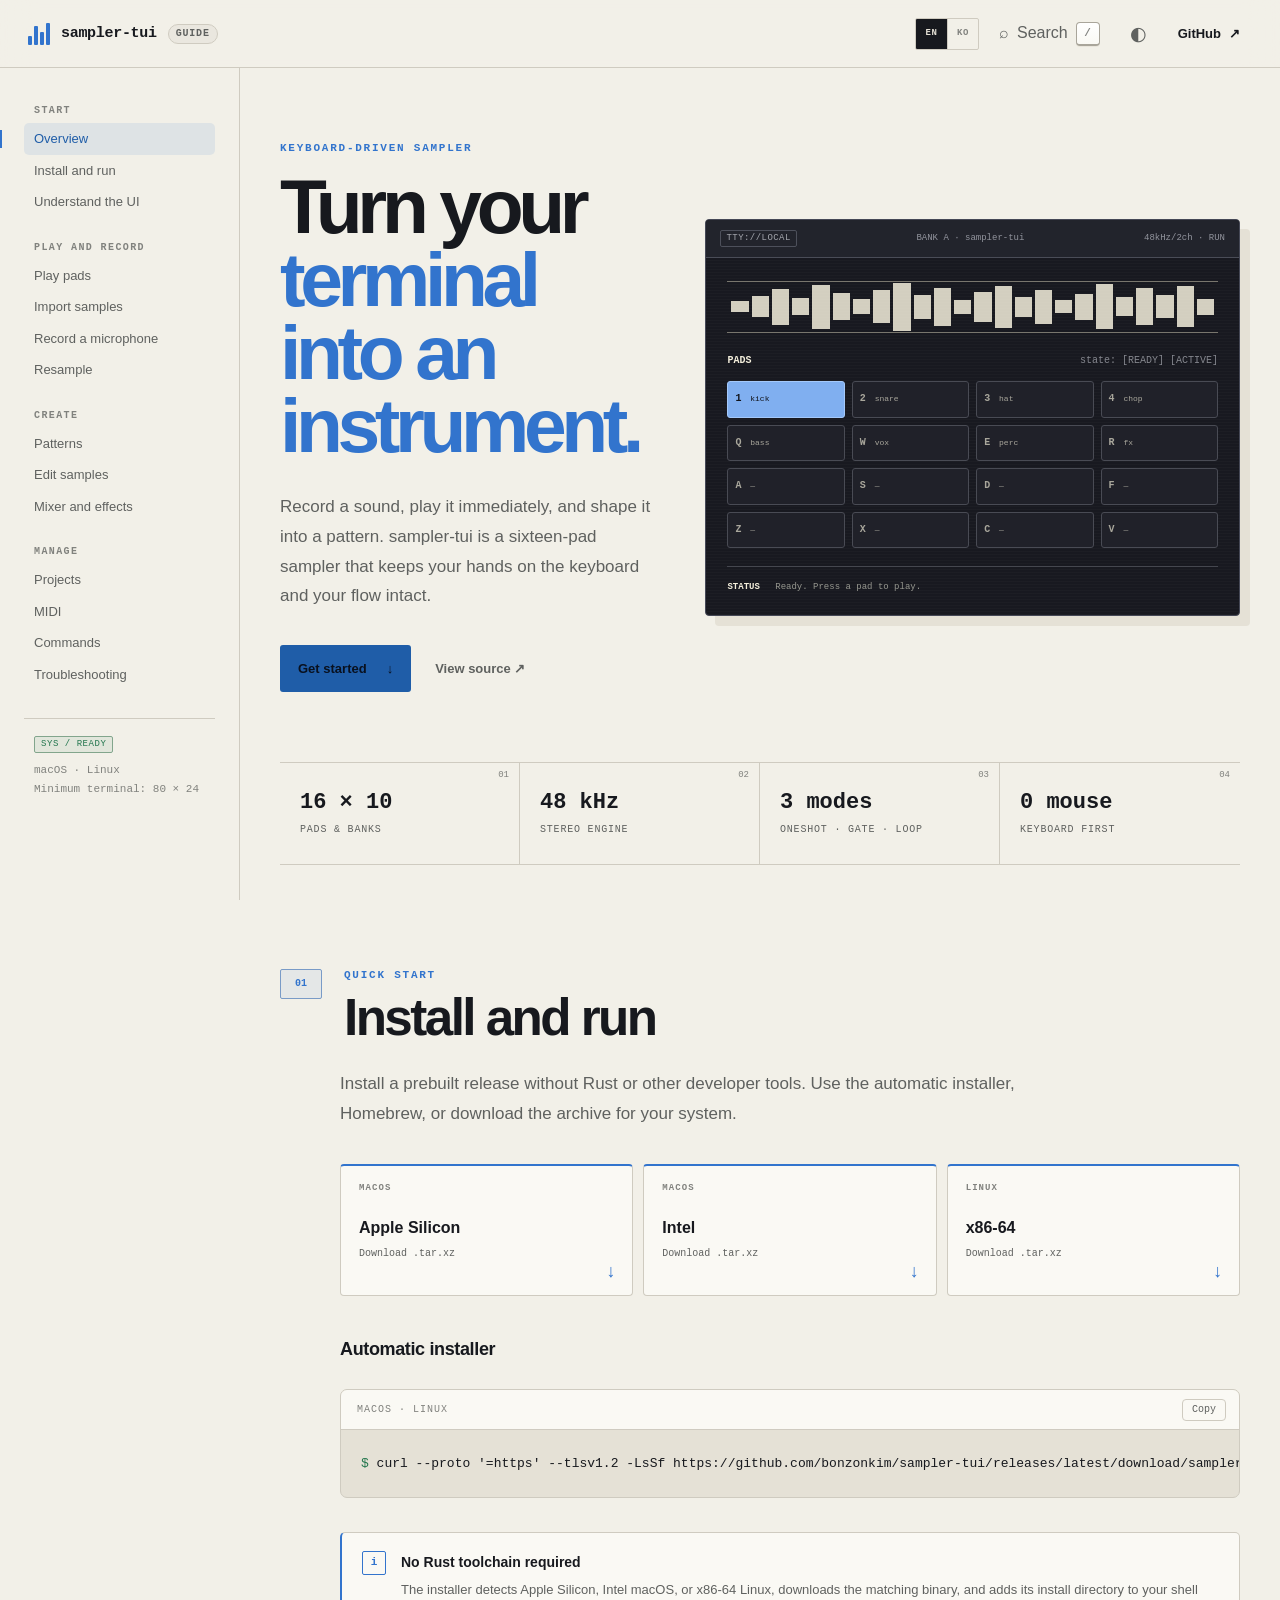
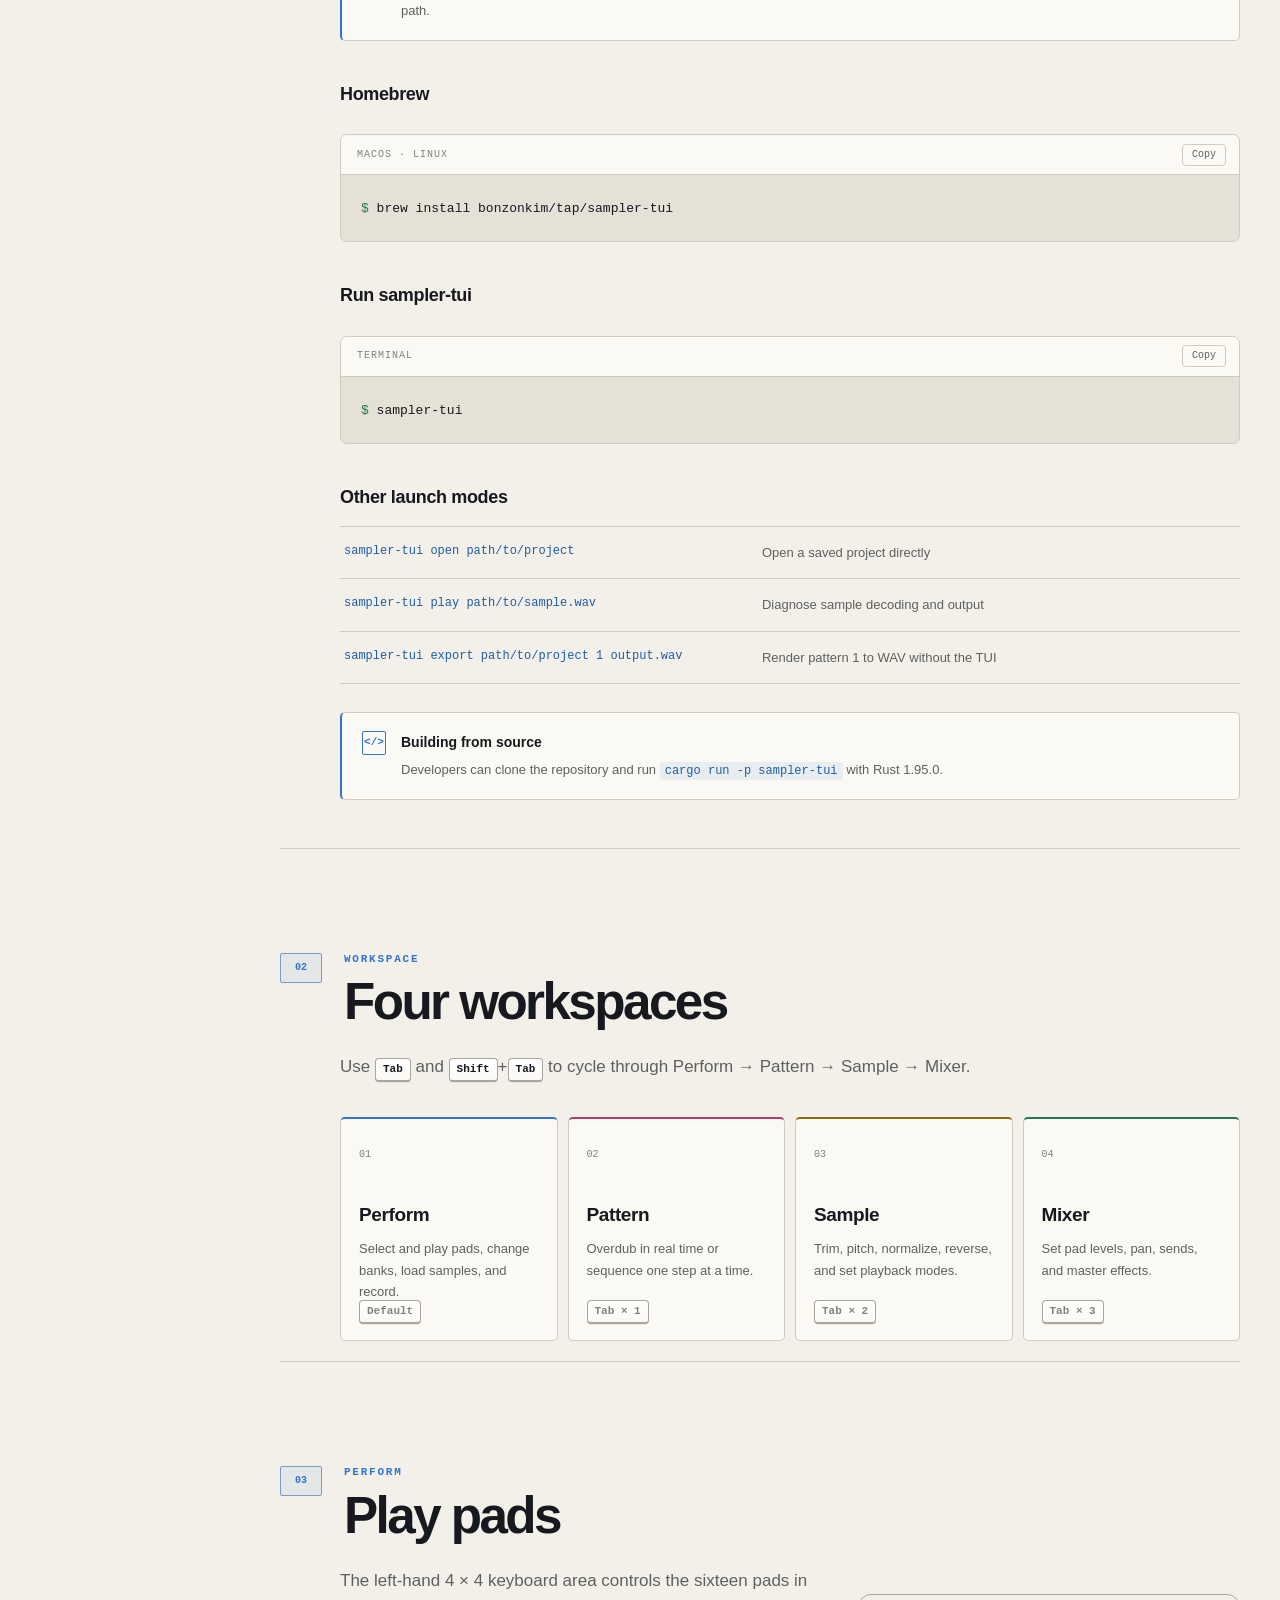
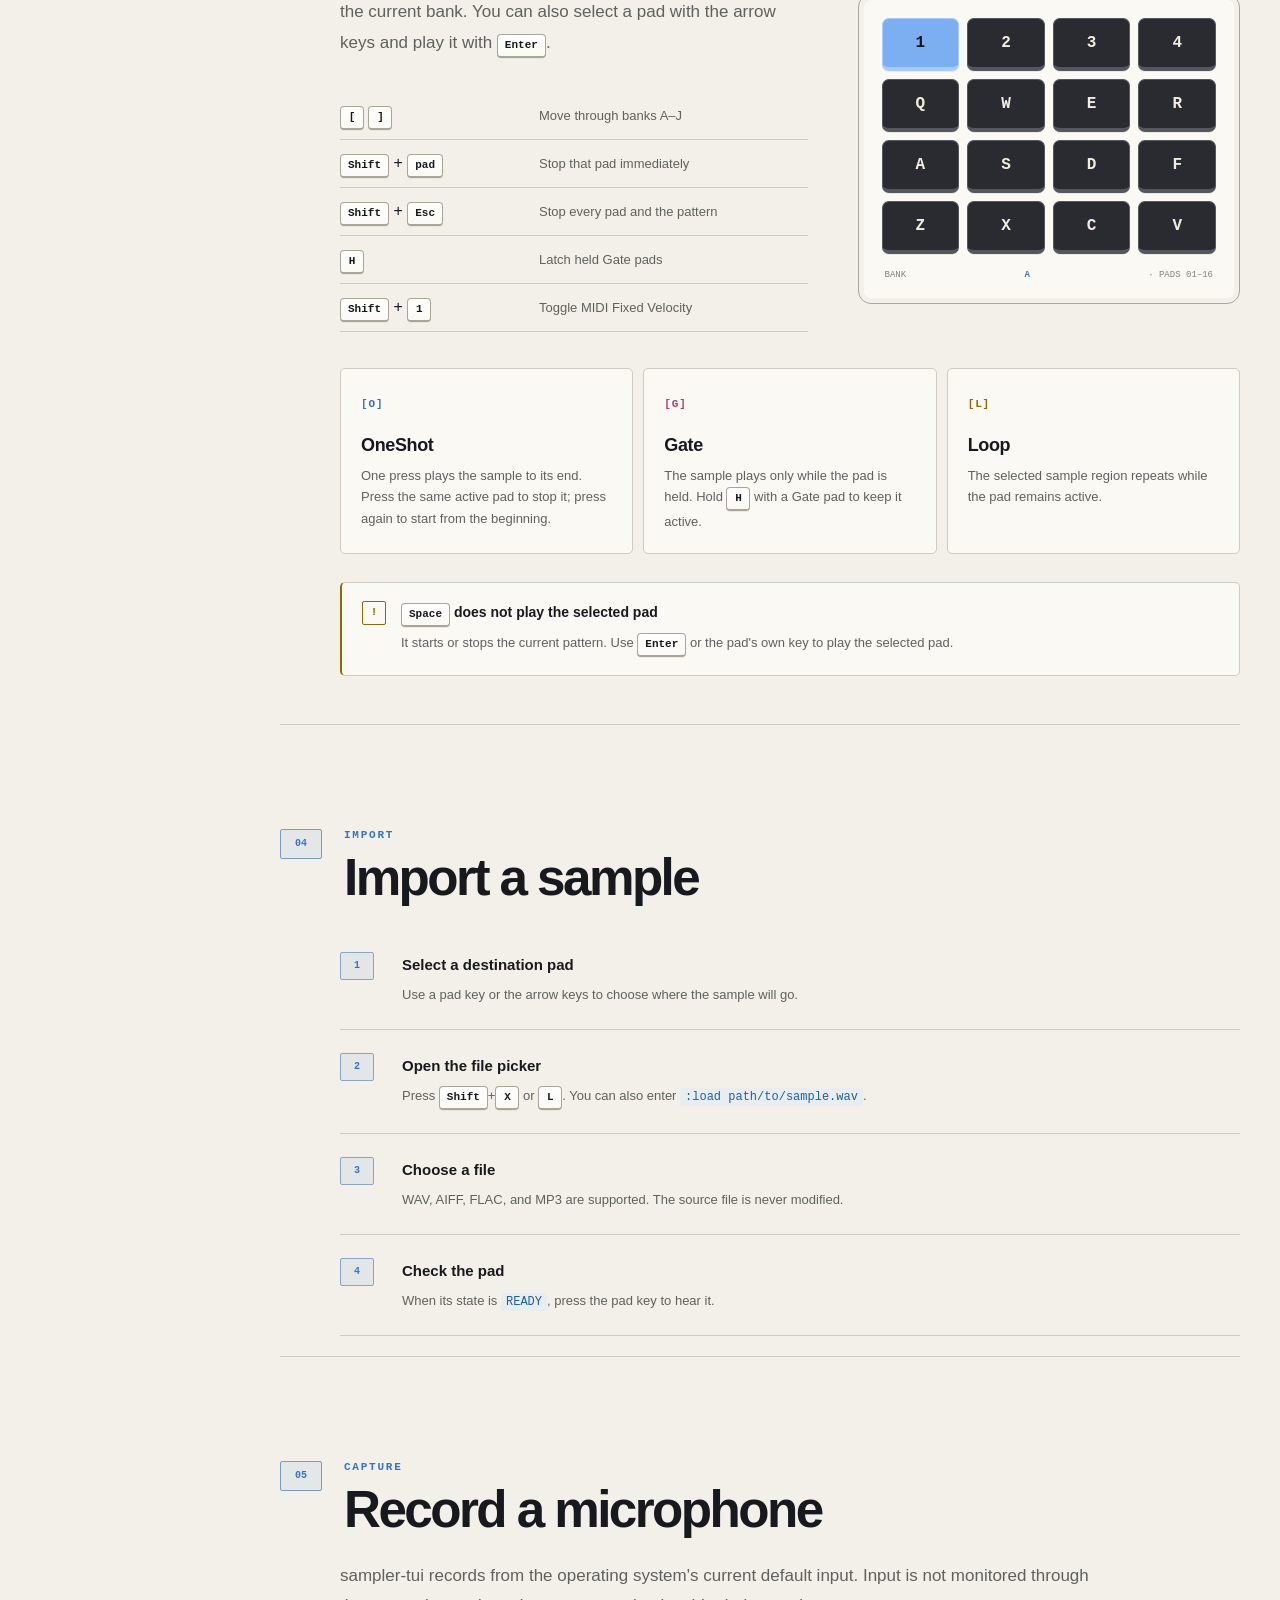
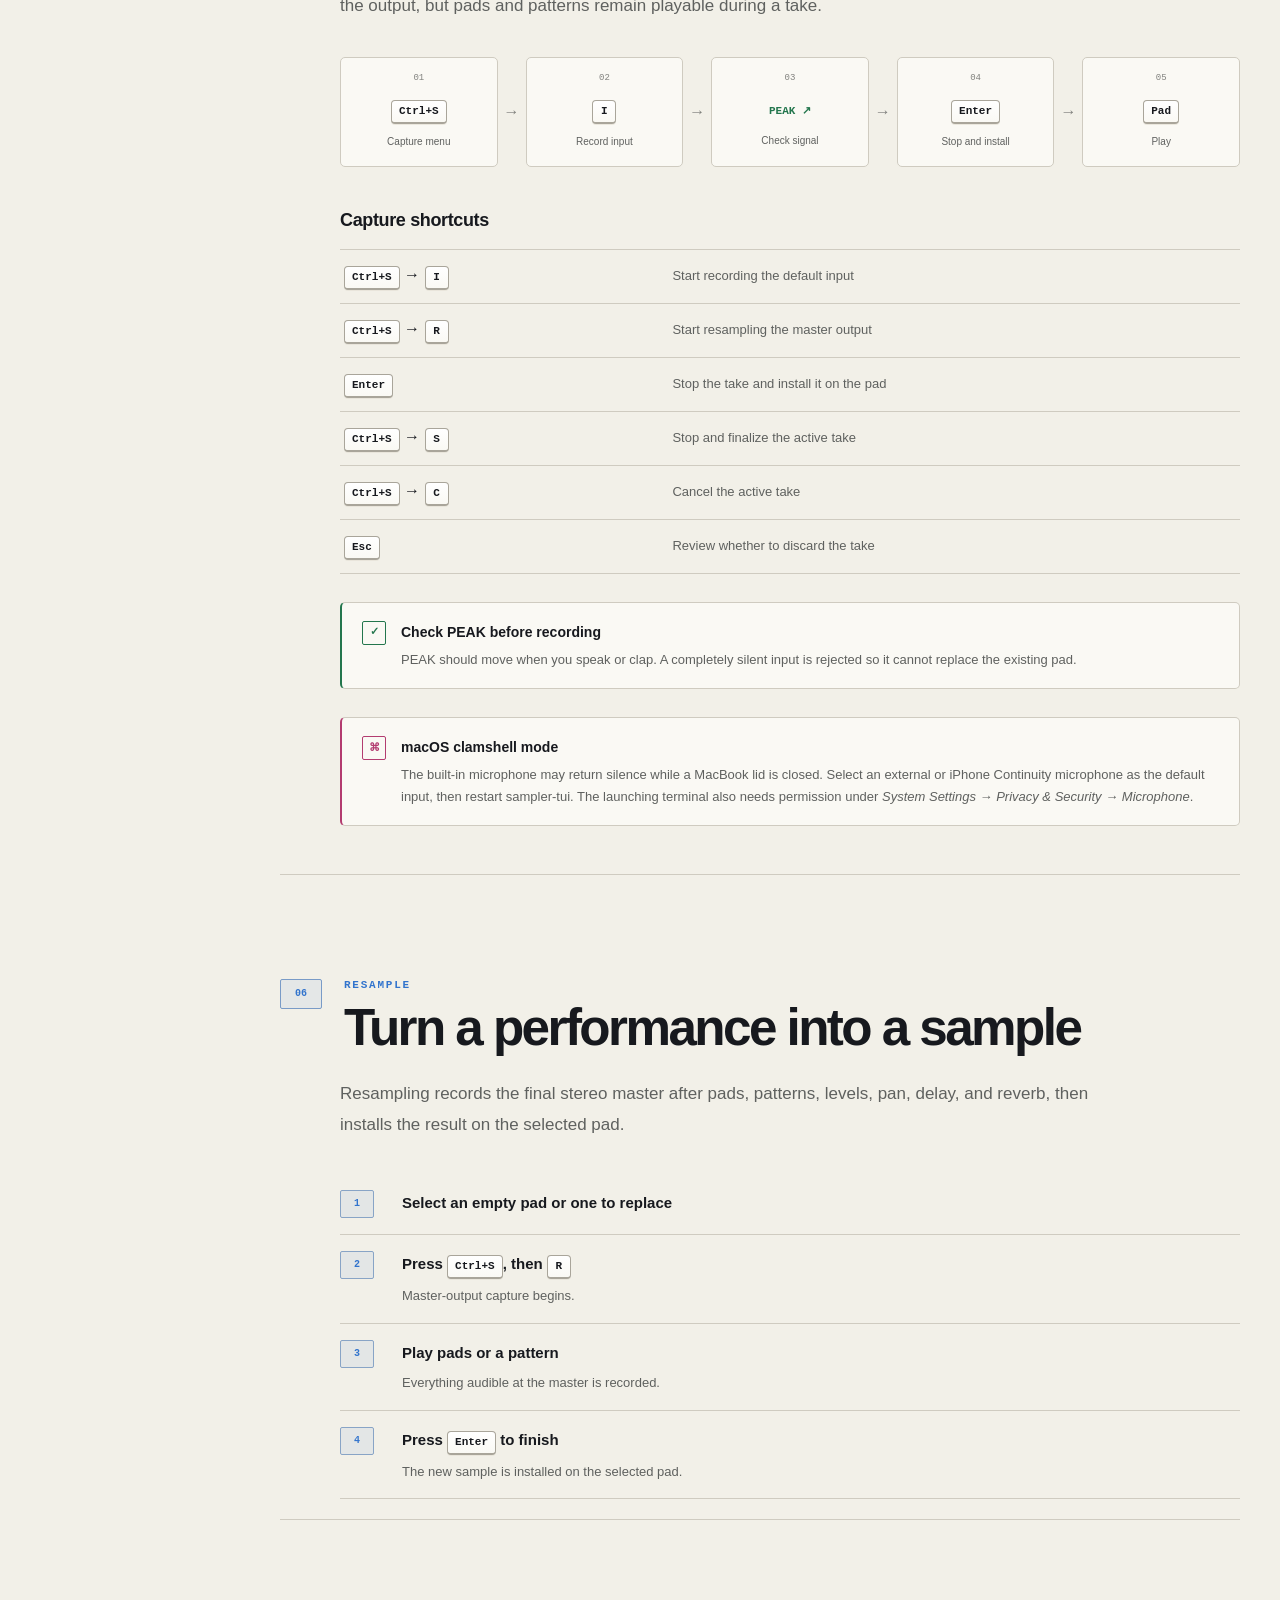
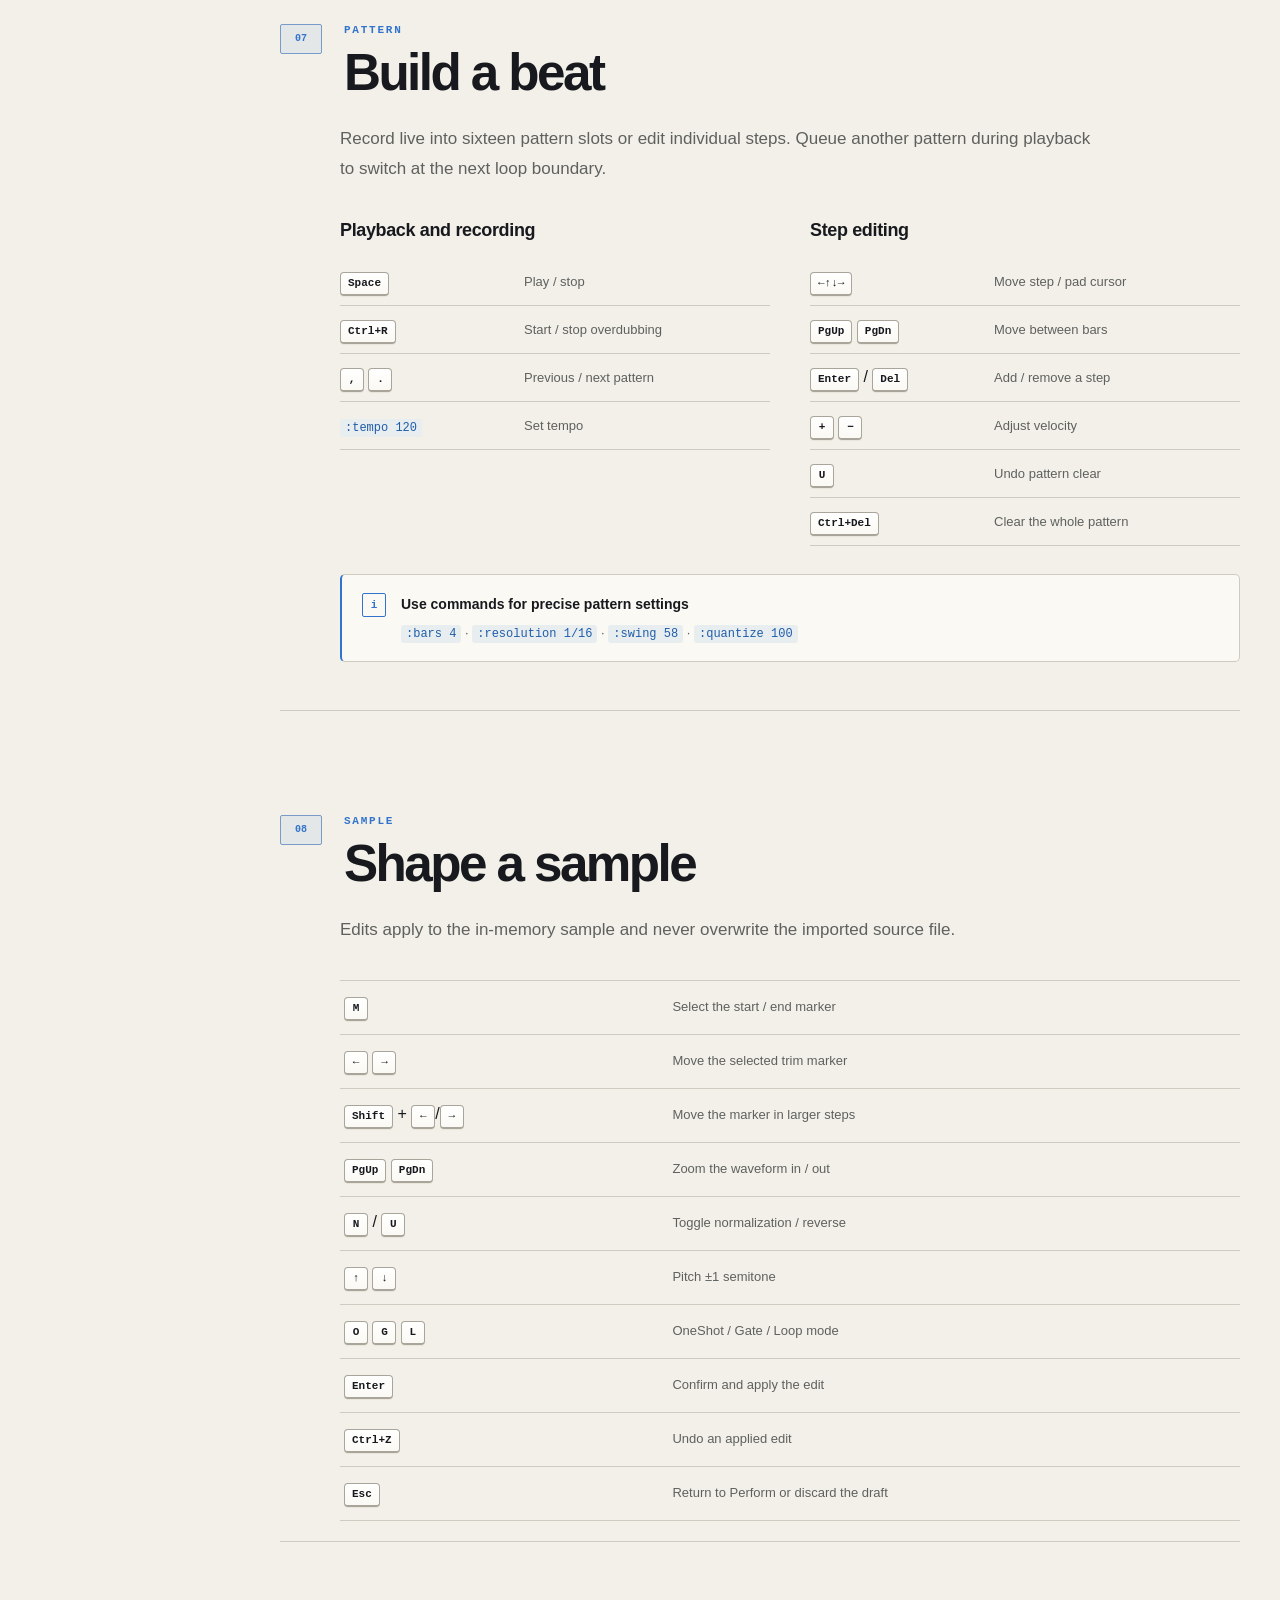
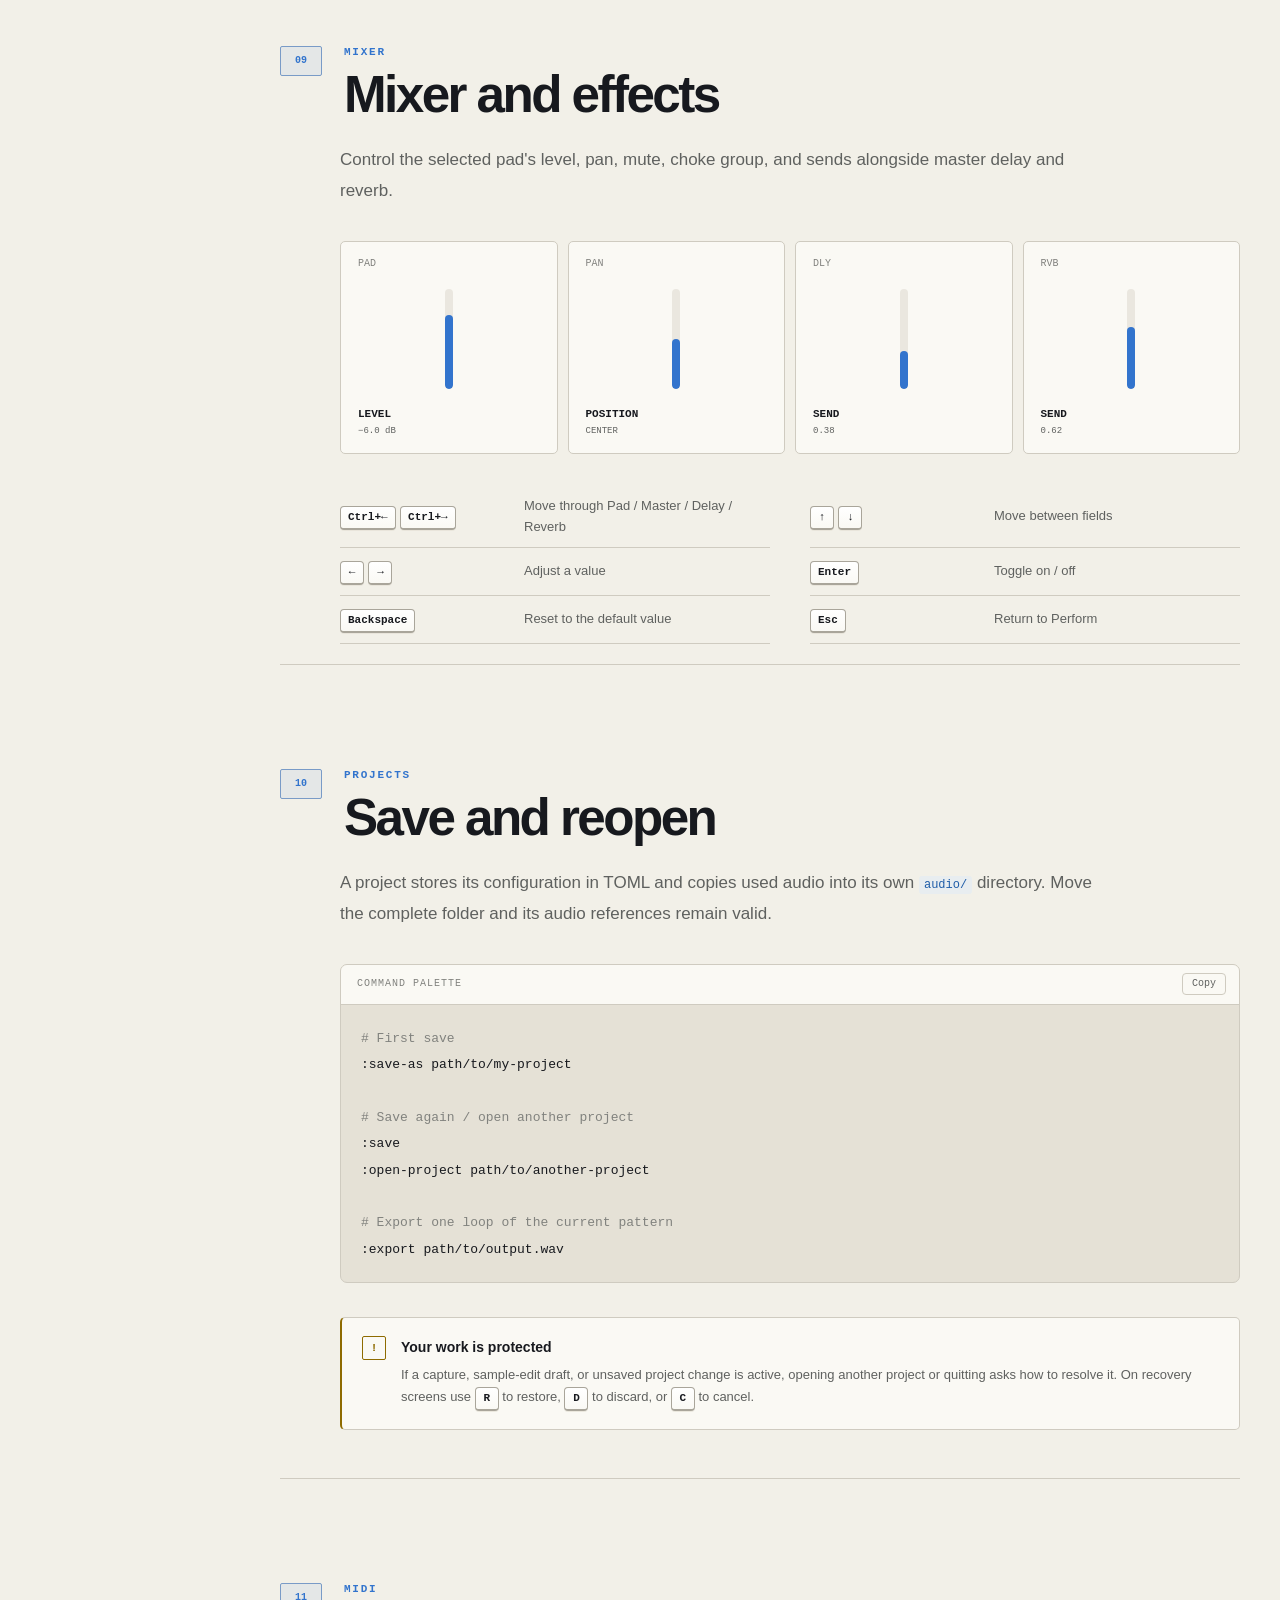
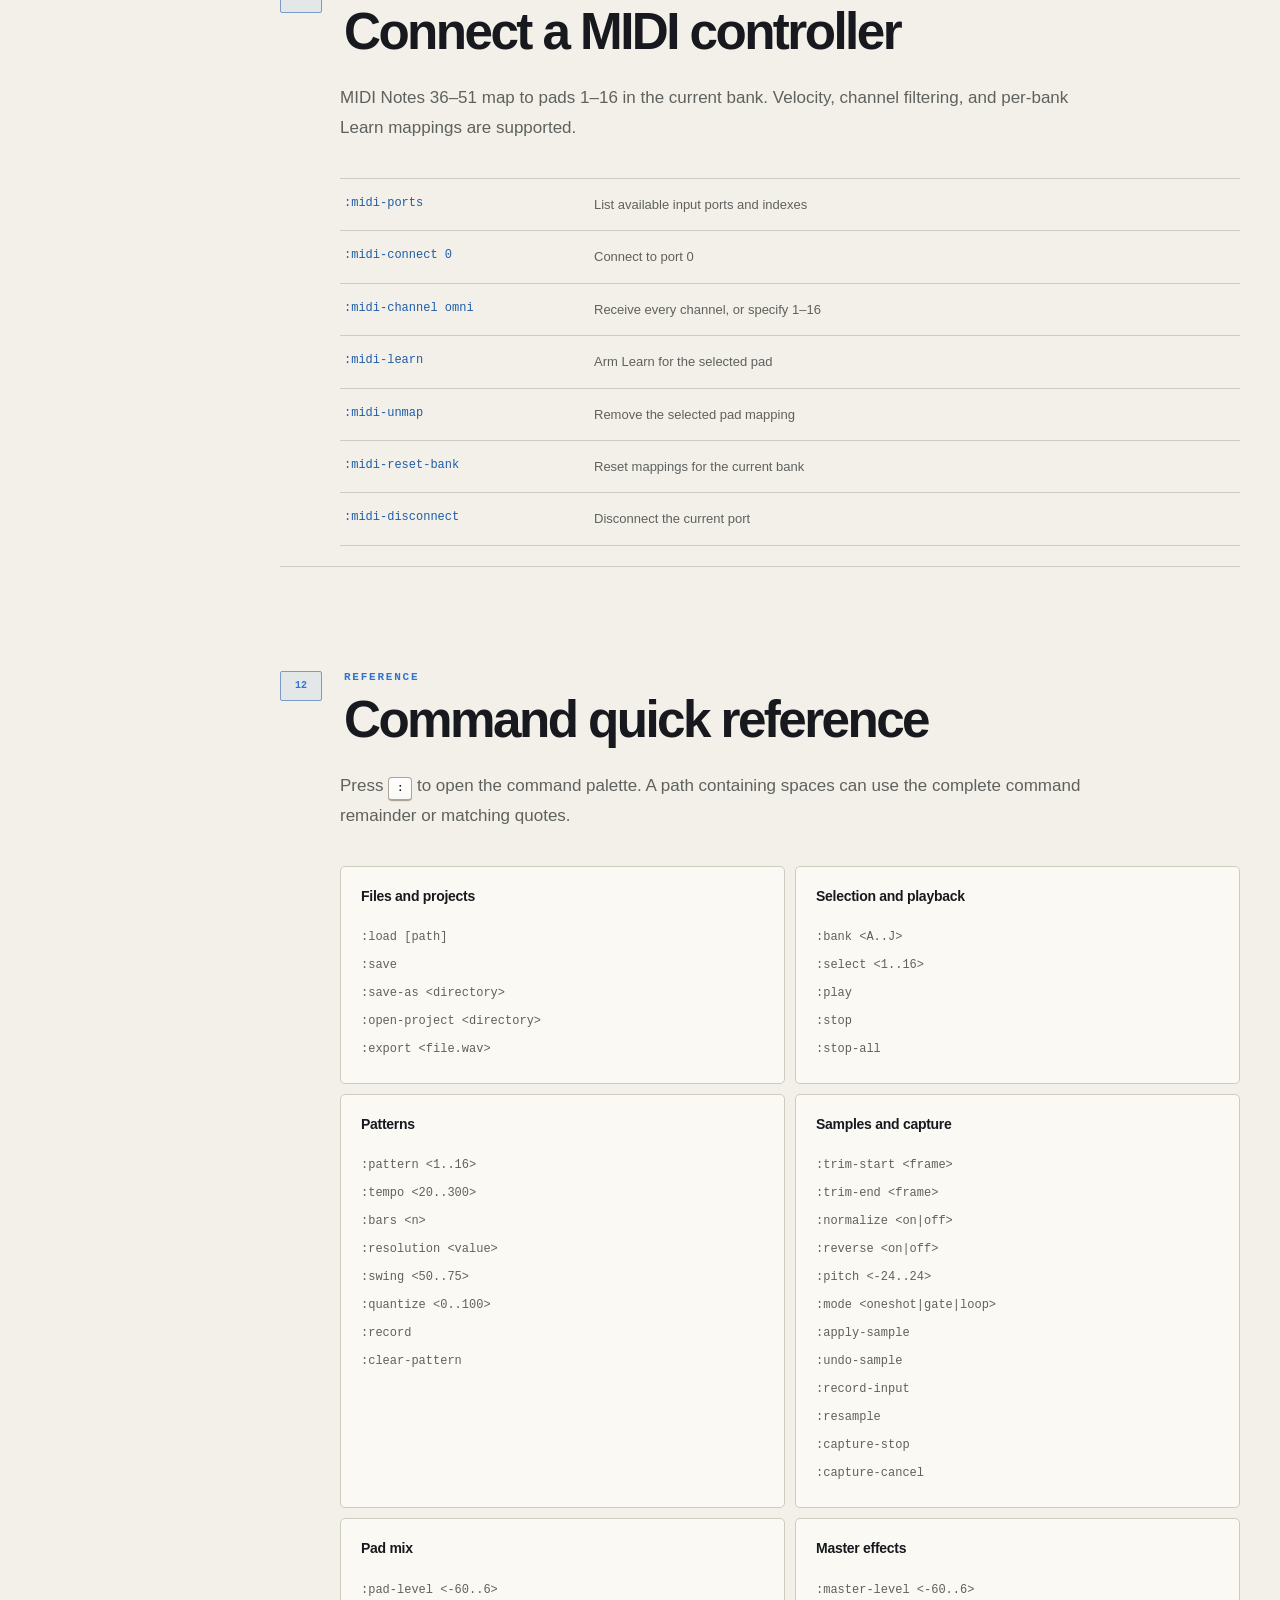
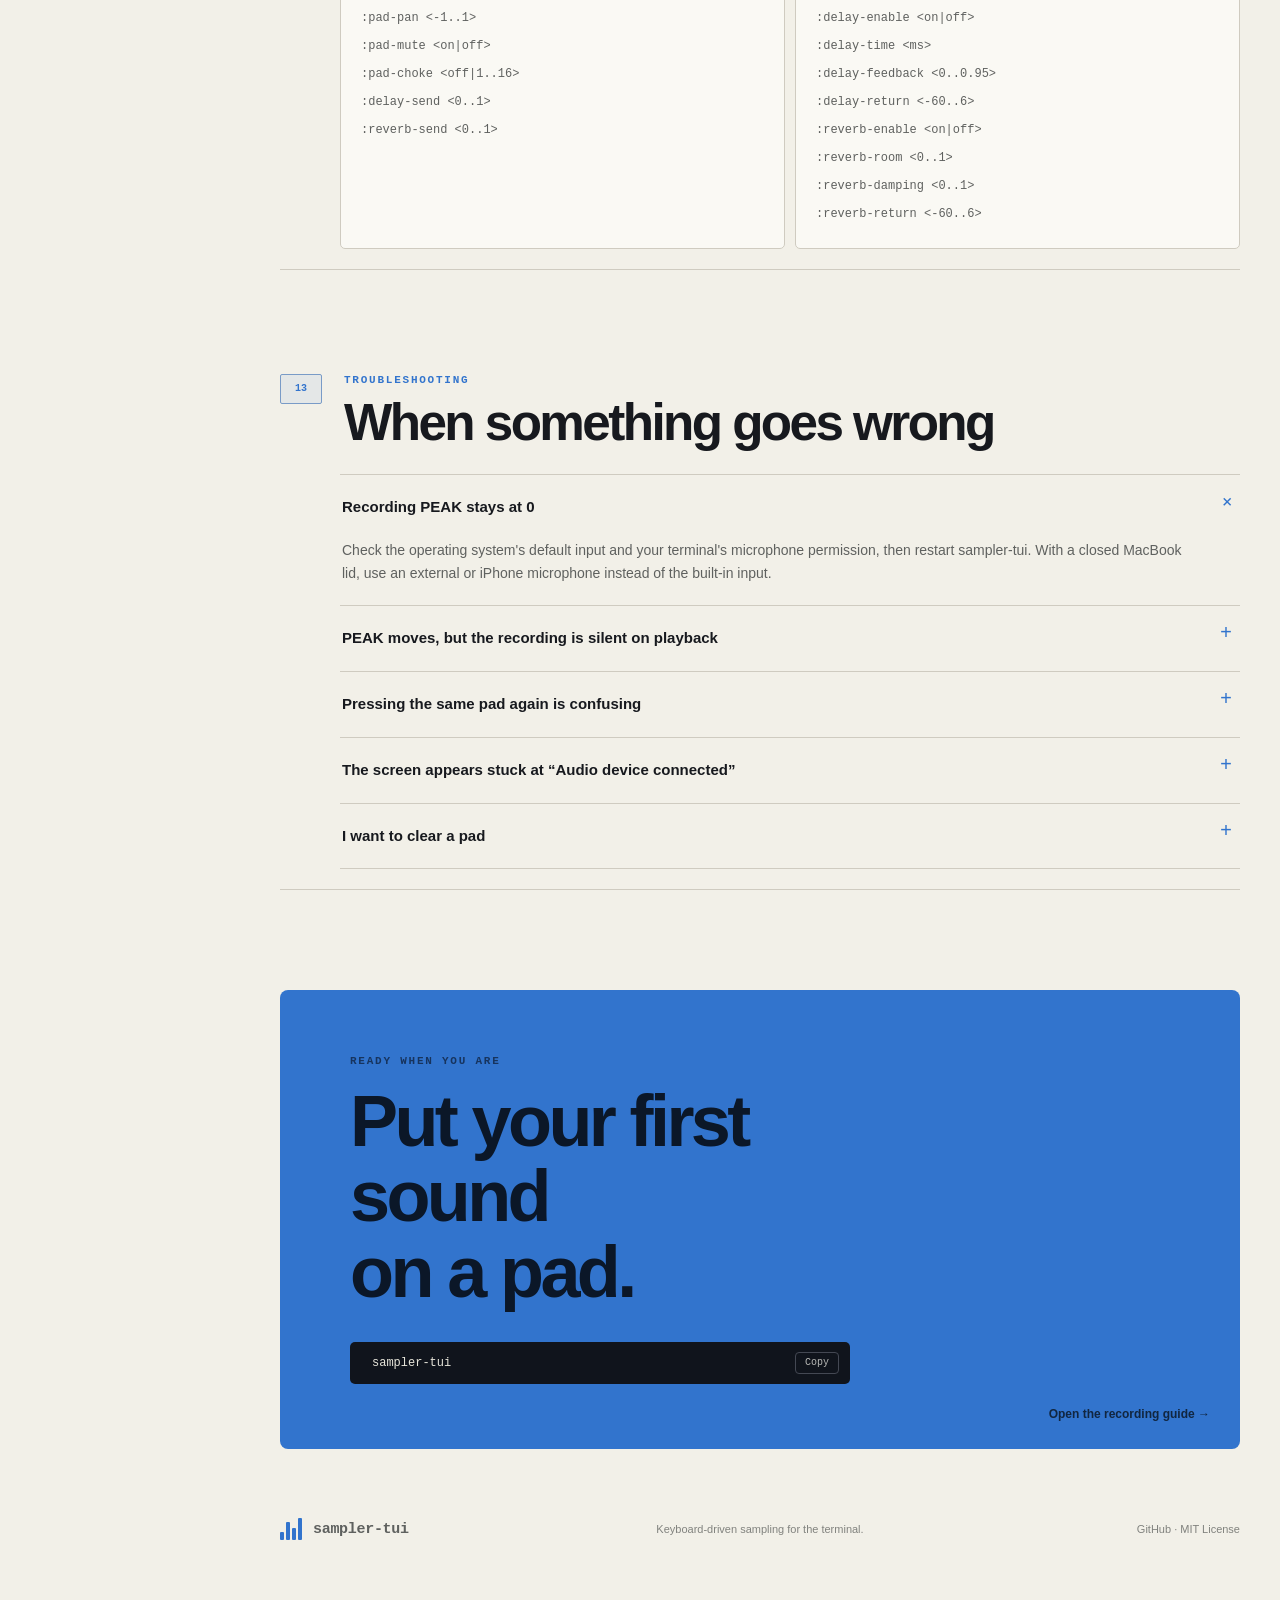
<file: docs/index.html>
<!doctype html>
<html lang="en" data-theme="dark">
  <head>
    <meta charset="utf-8">
    <meta name="viewport" content="width=device-width, initial-scale=1">
    <meta name="description" content="The official sampler-tui guide — record, play, edit, and sequence samples from the keyboard in your terminal">
    <meta name="theme-color" content="#111318">
    <meta property="og:title" content="sampler-tui — User Guide">
    <meta property="og:description" content="Record, play, and sequence samples without leaving the terminal.">
    <meta property="og:type" content="website">
    <title>sampler-tui — User Guide</title>
    <link rel="canonical" href="https://bonzonkim.github.io/sampler-tui/">
    <link rel="alternate" hreflang="en" href="https://bonzonkim.github.io/sampler-tui/">
    <link rel="alternate" hreflang="ko" href="https://bonzonkim.github.io/sampler-tui/ko/">
    <link rel="alternate" hreflang="x-default" href="https://bonzonkim.github.io/sampler-tui/">
    <link rel="stylesheet" href="./styles.css">
    <script src="./app.js" defer></script>
  </head>
  <body
    id="top"
    data-theme-light-label="Switch to light theme"
    data-theme-dark-label="Switch to dark theme"
    data-search-empty-template="No documentation found for “{query}”."
    data-copy-success="Copied to clipboard"
  >
    <a class="skip-link" href="#main-content">Skip to content</a>

    <header class="topbar">
      <a class="brand" href="#top" aria-label="sampler-tui documentation home">
        <span class="brand-mark" aria-hidden="true"><i></i><i></i><i></i><i></i></span>
        <span>sampler-tui</span>
        <span class="version">guide</span>
      </a>
      <div class="top-actions">
        <nav class="language-switch" aria-label="Choose language">
          <a href="./" lang="en" hreflang="en" aria-current="page">EN</a>
          <a href="./ko/" lang="ko" hreflang="ko">KO</a>
        </nav>
        <button class="icon-button search-trigger" type="button" aria-label="Open documentation search" aria-keyshortcuts="/">
          <span aria-hidden="true">⌕</span><span class="button-label">Search</span><kbd>/</kbd>
        </button>
        <button class="icon-button theme-toggle" type="button" aria-label="Switch to light theme">
          <span class="theme-icon" aria-hidden="true">☼</span>
        </button>
        <a class="github-link" href="https://github.com/bonzonkim/sampler-tui" target="_blank" rel="noreferrer">GitHub <span aria-hidden="true">↗</span></a>
      </div>
    </header>

    <div class="mobile-bar">
      <button class="menu-toggle" type="button" aria-expanded="false" aria-controls="sidebar">Contents <span aria-hidden="true">＋</span></button>
      <span class="mobile-current">Overview</span>
    </div>

    <div class="page-shell">
      <aside class="sidebar" id="sidebar">
        <nav aria-label="Documentation sections">
          <p class="nav-label">Start</p>
          <a href="#overview" class="active">Overview</a>
          <a href="#install">Install and run</a>
          <a href="#interface">Understand the UI</a>

          <p class="nav-label">Play and record</p>
          <a href="#pads">Play pads</a>
          <a href="#import">Import samples</a>
          <a href="#record">Record a microphone</a>
          <a href="#resample">Resample</a>

          <p class="nav-label">Create</p>
          <a href="#pattern">Patterns</a>
          <a href="#sample-edit">Edit samples</a>
          <a href="#mixer">Mixer and effects</a>

          <p class="nav-label">Manage</p>
          <a href="#projects">Projects</a>
          <a href="#midi">MIDI</a>
          <a href="#commands">Commands</a>
          <a href="#troubleshooting">Troubleshooting</a>
        </nav>
        <div class="sidebar-footer">
          <span class="system-label">SYS / READY</span>
          macOS · Linux<br>
          Minimum terminal: 80 × 24
        </div>
      </aside>

      <main id="main-content">
        <section class="hero doc-section" id="overview" data-title="Overview">
          <div class="hero-copy">
            <p class="eyebrow">Keyboard-driven sampler</p>
            <h1>Turn your<br><span>terminal into an instrument.</span></h1>
            <p class="hero-lead">Record a sound, play it immediately, and shape it into a pattern. sampler-tui is a sixteen-pad sampler that keeps your hands on the keyboard and your flow intact.</p>
            <div class="hero-actions">
              <a class="primary-button" href="#install">Get started <span aria-hidden="true">↓</span></a>
              <a class="text-link" href="https://github.com/bonzonkim/sampler-tui" target="_blank" rel="noreferrer">View source <span aria-hidden="true">↗</span></a>
            </div>
          </div>

          <div class="terminal-card" aria-label="Example sampler-tui terminal screen">
            <div class="terminal-bar">
              <span class="terminal-origin" aria-hidden="true">TTY://LOCAL</span>
              <span>BANK A · sampler-tui</span>
              <span>48kHz/2ch · RUN</span>
            </div>
            <div class="terminal-content">
              <div class="wave" aria-hidden="true">
                <i style="--h:22%"></i><i style="--h:42%"></i><i style="--h:72%"></i><i style="--h:35%"></i><i style="--h:88%"></i><i style="--h:55%"></i><i style="--h:30%"></i><i style="--h:66%"></i><i style="--h:96%"></i><i style="--h:48%"></i><i style="--h:76%"></i><i style="--h:28%"></i><i style="--h:60%"></i><i style="--h:84%"></i><i style="--h:40%"></i><i style="--h:68%"></i><i style="--h:25%"></i><i style="--h:52%"></i><i style="--h:90%"></i><i style="--h:38%"></i><i style="--h:74%"></i><i style="--h:46%"></i><i style="--h:82%"></i><i style="--h:32%"></i>
              </div>
              <p class="terminal-label">PADS <span>state: [READY] [ACTIVE]</span></p>
              <div class="mini-pad-grid">
                <span class="hot"><b>1</b> kick</span><span><b>2</b> snare</span><span><b>3</b> hat</span><span><b>4</b> chop</span>
                <span><b>Q</b> bass</span><span><b>W</b> vox</span><span><b>E</b> perc</span><span><b>R</b> fx</span>
                <span><b>A</b> —</span><span><b>S</b> —</span><span><b>D</b> —</span><span><b>F</b> —</span>
                <span><b>Z</b> —</span><span><b>X</b> —</span><span><b>C</b> —</span><span><b>V</b> —</span>
              </div>
              <p class="terminal-status"><span>STATUS</span> Ready. Press a pad to play.</p>
            </div>
          </div>
        </section>

        <section class="feature-strip" aria-label="Key features">
          <article><span>01</span><strong>16 × 10</strong><small>pads &amp; banks</small></article>
          <article><span>02</span><strong>48 kHz</strong><small>stereo engine</small></article>
          <article><span>03</span><strong>3 modes</strong><small>OneShot · Gate · Loop</small></article>
          <article><span>04</span><strong>0 mouse</strong><small>keyboard first</small></article>
        </section>

        <section class="doc-section" id="install" data-title="Install and run">
          <div class="section-heading">
            <span class="section-number">01</span>
            <div><p class="eyebrow">Quick start</p><h2>Install and run</h2></div>
          </div>
          <p class="section-intro">Install a prebuilt release without Rust or other developer tools. Use the automatic installer, Homebrew, or download the archive for your system.</p>
          <div class="download-grid" id="install-downloads" aria-label="Manual downloads">
            <a class="download-card" href="https://github.com/bonzonkim/sampler-tui/releases/latest/download/sampler-tui-aarch64-apple-darwin.tar.xz" data-release-target="aarch64-apple-darwin">
              <span>macOS</span><strong>Apple Silicon</strong><small>Download .tar.xz</small>
            </a>
            <a class="download-card" href="https://github.com/bonzonkim/sampler-tui/releases/latest/download/sampler-tui-x86_64-apple-darwin.tar.xz" data-release-target="x86_64-apple-darwin">
              <span>macOS</span><strong>Intel</strong><small>Download .tar.xz</small>
            </a>
            <a class="download-card" href="https://github.com/bonzonkim/sampler-tui/releases/latest/download/sampler-tui-x86_64-unknown-linux-gnu.tar.xz" data-release-target="x86_64-unknown-linux-gnu">
              <span>Linux</span><strong>x86-64</strong><small>Download .tar.xz</small>
            </a>
          </div>
          <h3>Automatic installer</h3>
          <div class="code-block">
            <div class="code-head"><span>macOS · Linux</span><button class="copy-button" type="button" data-copy="curl --proto '=https' --tlsv1.2 -LsSf https://github.com/bonzonkim/sampler-tui/releases/latest/download/sampler-tui-installer.sh | sh">Copy</button></div>
            <pre><code><span class="prompt">$</span> curl --proto '=https' --tlsv1.2 -LsSf https://github.com/bonzonkim/sampler-tui/releases/latest/download/sampler-tui-installer.sh | sh</code></pre>
          </div>
          <div class="callout info">
            <span class="callout-icon">i</span>
            <div><strong>No Rust toolchain required</strong><p>The installer detects Apple Silicon, Intel macOS, or x86-64 Linux, downloads the matching binary, and adds its install directory to your shell path.</p></div>
          </div>
          <h3>Homebrew</h3>
          <div class="code-block">
            <div class="code-head"><span>macOS · Linux</span><button class="copy-button" type="button" data-copy="brew install bonzonkim/tap/sampler-tui">Copy</button></div>
            <pre><code><span class="prompt">$</span> brew install bonzonkim/tap/sampler-tui</code></pre>
          </div>
          <h3>Run sampler-tui</h3>
          <div class="code-block">
            <div class="code-head"><span>Terminal</span><button class="copy-button" type="button" data-copy="sampler-tui">Copy</button></div>
            <pre><code><span class="prompt">$</span> sampler-tui</code></pre>
          </div>
          <h3>Other launch modes</h3>
          <div class="command-list">
            <div><code>sampler-tui open path/to/project</code><span>Open a saved project directly</span></div>
            <div><code>sampler-tui play path/to/sample.wav</code><span>Diagnose sample decoding and output</span></div>
            <div><code>sampler-tui export path/to/project 1 output.wav</code><span>Render pattern 1 to WAV without the TUI</span></div>
          </div>
          <div class="callout">
            <span class="callout-icon">&lt;/&gt;</span>
            <div><strong>Building from source</strong><p>Developers can clone the repository and run <code>cargo run -p sampler-tui</code> with Rust 1.95.0.</p></div>
          </div>
        </section>

        <section class="doc-section" id="interface" data-title="Understand the UI">
          <div class="section-heading"><span class="section-number">02</span><div><p class="eyebrow">Workspace</p><h2>Four workspaces</h2></div></div>
          <p class="section-intro">Use <kbd>Tab</kbd> and <kbd>Shift</kbd>+<kbd>Tab</kbd> to cycle through Perform → Pattern → Sample → Mixer.</p>
          <div class="workspace-grid">
            <article class="workspace-card accent-blue"><span>01</span><h3>Perform</h3><p>Select and play pads, change banks, load samples, and record.</p><kbd>Default</kbd></article>
            <article class="workspace-card accent-pink"><span>02</span><h3>Pattern</h3><p>Overdub in real time or sequence one step at a time.</p><kbd>Tab × 1</kbd></article>
            <article class="workspace-card accent-amber"><span>03</span><h3>Sample</h3><p>Trim, pitch, normalize, reverse, and set playback modes.</p><kbd>Tab × 2</kbd></article>
            <article class="workspace-card accent-green"><span>04</span><h3>Mixer</h3><p>Set pad levels, pan, sends, and master effects.</p><kbd>Tab × 3</kbd></article>
          </div>
        </section>

        <section class="doc-section" id="pads" data-title="Play pads">
          <div class="section-heading"><span class="section-number">03</span><div><p class="eyebrow">Perform</p><h2>Play pads</h2></div></div>
          <div class="split-layout">
            <div>
              <p class="section-intro">The left-hand 4 × 4 keyboard area controls the sixteen pads in the current bank. You can also select a pad with the arrow keys and play it with <kbd>Enter</kbd>.</p>
              <dl class="key-actions">
                <div><dt><kbd>[</kbd> <kbd>]</kbd></dt><dd>Move through banks A–J</dd></div>
                <div><dt><kbd>Shift</kbd> + <kbd>pad</kbd></dt><dd>Stop that pad immediately</dd></div>
                <div><dt><kbd>Shift</kbd> + <kbd>Esc</kbd></dt><dd>Stop every pad and the pattern</dd></div>
                <div><dt><kbd>H</kbd></dt><dd>Latch held Gate pads</dd></div>
                <div><dt><kbd>Shift</kbd> + <kbd>1</kbd></dt><dd>Toggle MIDI Fixed Velocity</dd></div>
              </dl>
            </div>
            <div class="pad-controller" aria-label="Computer keyboard pad layout">
              <div><kbd>1</kbd><kbd>2</kbd><kbd>3</kbd><kbd>4</kbd></div>
              <div><kbd>Q</kbd><kbd>W</kbd><kbd>E</kbd><kbd>R</kbd></div>
              <div><kbd>A</kbd><kbd>S</kbd><kbd>D</kbd><kbd>F</kbd></div>
              <div><kbd>Z</kbd><kbd>X</kbd><kbd>C</kbd><kbd>V</kbd></div>
              <p>BANK <strong>A</strong> · PADS 01–16</p>
            </div>
          </div>
          <div class="mode-grid">
            <article><span class="mode-tag blue">[O]</span><h3>OneShot</h3><p>One press plays the sample to its end. Press the same active pad to stop it; press again to start from the beginning.</p></article>
            <article><span class="mode-tag pink">[G]</span><h3>Gate</h3><p>The sample plays only while the pad is held. Hold <kbd>H</kbd> with a Gate pad to keep it active.</p></article>
            <article><span class="mode-tag amber">[L]</span><h3>Loop</h3><p>The selected sample region repeats while the pad remains active.</p></article>
          </div>
          <div class="callout warning"><span class="callout-icon">!</span><div><strong><kbd>Space</kbd> does not play the selected pad</strong><p>It starts or stops the current pattern. Use <kbd>Enter</kbd> or the pad's own key to play the selected pad.</p></div></div>
        </section>

        <section class="doc-section" id="import" data-title="Import samples">
          <div class="section-heading"><span class="section-number">04</span><div><p class="eyebrow">Import</p><h2>Import a sample</h2></div></div>
          <ol class="steps">
            <li><span>1</span><div><strong>Select a destination pad</strong><p>Use a pad key or the arrow keys to choose where the sample will go.</p></div></li>
            <li><span>2</span><div><strong>Open the file picker</strong><p>Press <kbd>Shift</kbd>+<kbd>X</kbd> or <kbd>L</kbd>. You can also enter <code>:load path/to/sample.wav</code>.</p></div></li>
            <li><span>3</span><div><strong>Choose a file</strong><p>WAV, AIFF, FLAC, and MP3 are supported. The source file is never modified.</p></div></li>
            <li><span>4</span><div><strong>Check the pad</strong><p>When its state is <code>READY</code>, press the pad key to hear it.</p></div></li>
          </ol>
        </section>

        <section class="doc-section" id="record" data-title="Record a microphone">
          <div class="section-heading"><span class="section-number">05</span><div><p class="eyebrow">Capture</p><h2>Record a microphone</h2></div></div>
          <p class="section-intro">sampler-tui records from the operating system's current default input. Input is not monitored through the output, but pads and patterns remain playable during a take.</p>
          <div class="record-flow" aria-label="Recording sequence">
            <div><span>01</span><kbd>Ctrl+S</kbd><small>Capture menu</small></div><i>→</i>
            <div><span>02</span><kbd>I</kbd><small>Record input</small></div><i>→</i>
            <div><span>03</span><b>PEAK ↗</b><small>Check signal</small></div><i>→</i>
            <div><span>04</span><kbd>Enter</kbd><small>Stop and install</small></div><i>→</i>
            <div><span>05</span><kbd>Pad</kbd><small>Play</small></div>
          </div>
          <h3>Capture shortcuts</h3>
          <div class="shortcut-table" role="table" aria-label="Capture shortcuts">
            <div role="row"><span role="cell"><kbd>Ctrl+S</kbd> → <kbd>I</kbd></span><span role="cell">Start recording the default input</span></div>
            <div role="row"><span role="cell"><kbd>Ctrl+S</kbd> → <kbd>R</kbd></span><span role="cell">Start resampling the master output</span></div>
            <div role="row"><span role="cell"><kbd>Enter</kbd></span><span role="cell">Stop the take and install it on the pad</span></div>
            <div role="row"><span role="cell"><kbd>Ctrl+S</kbd> → <kbd>S</kbd></span><span role="cell">Stop and finalize the active take</span></div>
            <div role="row"><span role="cell"><kbd>Ctrl+S</kbd> → <kbd>C</kbd></span><span role="cell">Cancel the active take</span></div>
            <div role="row"><span role="cell"><kbd>Esc</kbd></span><span role="cell">Review whether to discard the take</span></div>
          </div>
          <div class="callout success"><span class="callout-icon">✓</span><div><strong>Check PEAK before recording</strong><p>PEAK should move when you speak or clap. A completely silent input is rejected so it cannot replace the existing pad.</p></div></div>
          <div class="callout mac"><span class="callout-icon">⌘</span><div><strong>macOS clamshell mode</strong><p>The built-in microphone may return silence while a MacBook lid is closed. Select an external or iPhone Continuity microphone as the default input, then restart sampler-tui. The launching terminal also needs permission under <em>System Settings → Privacy &amp; Security → Microphone</em>.</p></div></div>
        </section>

        <section class="doc-section" id="resample" data-title="Resample">
          <div class="section-heading"><span class="section-number">06</span><div><p class="eyebrow">Resample</p><h2>Turn a performance into a sample</h2></div></div>
          <p class="section-intro">Resampling records the final stereo master after pads, patterns, levels, pan, delay, and reverb, then installs the result on the selected pad.</p>
          <ol class="steps compact">
            <li><span>1</span><div><strong>Select an empty pad or one to replace</strong></div></li>
            <li><span>2</span><div><strong>Press <kbd>Ctrl+S</kbd>, then <kbd>R</kbd></strong><p>Master-output capture begins.</p></div></li>
            <li><span>3</span><div><strong>Play pads or a pattern</strong><p>Everything audible at the master is recorded.</p></div></li>
            <li><span>4</span><div><strong>Press <kbd>Enter</kbd> to finish</strong><p>The new sample is installed on the selected pad.</p></div></li>
          </ol>
        </section>

        <section class="doc-section" id="pattern" data-title="Patterns">
          <div class="section-heading"><span class="section-number">07</span><div><p class="eyebrow">Pattern</p><h2>Build a beat</h2></div></div>
          <p class="section-intro">Record live into sixteen pattern slots or edit individual steps. Queue another pattern during playback to switch at the next loop boundary.</p>
          <div class="two-column-table">
            <div><h3>Playback and recording</h3><dl class="key-actions"><div><dt><kbd>Space</kbd></dt><dd>Play / stop</dd></div><div><dt><kbd>Ctrl+R</kbd></dt><dd>Start / stop overdubbing</dd></div><div><dt><kbd>,</kbd> <kbd>.</kbd></dt><dd>Previous / next pattern</dd></div><div><dt><code>:tempo 120</code></dt><dd>Set tempo</dd></div></dl></div>
            <div><h3>Step editing</h3><dl class="key-actions"><div><dt><kbd>←↑↓→</kbd></dt><dd>Move step / pad cursor</dd></div><div><dt><kbd>PgUp</kbd> <kbd>PgDn</kbd></dt><dd>Move between bars</dd></div><div><dt><kbd>Enter</kbd> / <kbd>Del</kbd></dt><dd>Add / remove a step</dd></div><div><dt><kbd>+</kbd> <kbd>−</kbd></dt><dd>Adjust velocity</dd></div><div><dt><kbd>U</kbd></dt><dd>Undo pattern clear</dd></div><div><dt><kbd>Ctrl+Del</kbd></dt><dd>Clear the whole pattern</dd></div></dl></div>
          </div>
          <div class="callout info"><span class="callout-icon">i</span><div><strong>Use commands for precise pattern settings</strong><p><code>:bars 4</code> · <code>:resolution 1/16</code> · <code>:swing 58</code> · <code>:quantize 100</code></p></div></div>
        </section>

        <section class="doc-section" id="sample-edit" data-title="Edit samples">
          <div class="section-heading"><span class="section-number">08</span><div><p class="eyebrow">Sample</p><h2>Shape a sample</h2></div></div>
          <p class="section-intro">Edits apply to the in-memory sample and never overwrite the imported source file.</p>
          <div class="shortcut-table" role="table" aria-label="Sample editor shortcuts">
            <div role="row"><span role="cell"><kbd>M</kbd></span><span role="cell">Select the start / end marker</span></div>
            <div role="row"><span role="cell"><kbd>←</kbd> <kbd>→</kbd></span><span role="cell">Move the selected trim marker</span></div>
            <div role="row"><span role="cell"><kbd>Shift</kbd> + <kbd>←</kbd>/<kbd>→</kbd></span><span role="cell">Move the marker in larger steps</span></div>
            <div role="row"><span role="cell"><kbd>PgUp</kbd> <kbd>PgDn</kbd></span><span role="cell">Zoom the waveform in / out</span></div>
            <div role="row"><span role="cell"><kbd>N</kbd> / <kbd>U</kbd></span><span role="cell">Toggle normalization / reverse</span></div>
            <div role="row"><span role="cell"><kbd>↑</kbd> <kbd>↓</kbd></span><span role="cell">Pitch ±1 semitone</span></div>
            <div role="row"><span role="cell"><kbd>O</kbd> <kbd>G</kbd> <kbd>L</kbd></span><span role="cell">OneShot / Gate / Loop mode</span></div>
            <div role="row"><span role="cell"><kbd>Enter</kbd></span><span role="cell">Confirm and apply the edit</span></div>
            <div role="row"><span role="cell"><kbd>Ctrl+Z</kbd></span><span role="cell">Undo an applied edit</span></div>
            <div role="row"><span role="cell"><kbd>Esc</kbd></span><span role="cell">Return to Perform or discard the draft</span></div>
          </div>
        </section>

        <section class="doc-section" id="mixer" data-title="Mixer and effects">
          <div class="section-heading"><span class="section-number">09</span><div><p class="eyebrow">Mixer</p><h2>Mixer and effects</h2></div></div>
          <p class="section-intro">Control the selected pad's level, pan, mute, choke group, and sends alongside master delay and reverb.</p>
          <div class="mixer-demo" aria-label="Mixer feature summary">
            <div class="channel"><span>PAD</span><i style="--level:74%"></i><b>LEVEL</b><small>−6.0 dB</small></div>
            <div class="channel"><span>PAN</span><i style="--level:50%"></i><b>POSITION</b><small>CENTER</small></div>
            <div class="channel"><span>DLY</span><i style="--level:38%"></i><b>SEND</b><small>0.38</small></div>
            <div class="channel"><span>RVB</span><i style="--level:62%"></i><b>SEND</b><small>0.62</small></div>
          </div>
          <dl class="key-actions horizontal">
            <div><dt><kbd>Ctrl+←</kbd> <kbd>Ctrl+→</kbd></dt><dd>Move through Pad / Master / Delay / Reverb</dd></div>
            <div><dt><kbd>↑</kbd> <kbd>↓</kbd></dt><dd>Move between fields</dd></div>
            <div><dt><kbd>←</kbd> <kbd>→</kbd></dt><dd>Adjust a value</dd></div>
            <div><dt><kbd>Enter</kbd></dt><dd>Toggle on / off</dd></div>
            <div><dt><kbd>Backspace</kbd></dt><dd>Reset to the default value</dd></div>
            <div><dt><kbd>Esc</kbd></dt><dd>Return to Perform</dd></div>
          </dl>
        </section>

        <section class="doc-section" id="projects" data-title="Projects">
          <div class="section-heading"><span class="section-number">10</span><div><p class="eyebrow">Projects</p><h2>Save and reopen</h2></div></div>
          <p class="section-intro">A project stores its configuration in TOML and copies used audio into its own <code>audio/</code> directory. Move the complete folder and its audio references remain valid.</p>
          <div class="code-block">
            <div class="code-head"><span>Command palette</span><button class="copy-button" type="button" data-copy=":save-as path/to/my-project">Copy</button></div>
            <pre><code><span class="comment"># First save</span>
:save-as path/to/my-project

<span class="comment"># Save again / open another project</span>
:save
:open-project path/to/another-project

<span class="comment"># Export one loop of the current pattern</span>
:export path/to/output.wav</code></pre>
          </div>
          <div class="callout warning"><span class="callout-icon">!</span><div><strong>Your work is protected</strong><p>If a capture, sample-edit draft, or unsaved project change is active, opening another project or quitting asks how to resolve it. On recovery screens use <kbd>R</kbd> to restore, <kbd>D</kbd> to discard, or <kbd>C</kbd> to cancel.</p></div></div>
        </section>

        <section class="doc-section" id="midi" data-title="MIDI">
          <div class="section-heading"><span class="section-number">11</span><div><p class="eyebrow">MIDI</p><h2>Connect a MIDI controller</h2></div></div>
          <p class="section-intro">MIDI Notes 36–51 map to pads 1–16 in the current bank. Velocity, channel filtering, and per-bank Learn mappings are supported.</p>
          <div class="command-list numbered">
            <div><code>:midi-ports</code><span>List available input ports and indexes</span></div>
            <div><code>:midi-connect 0</code><span>Connect to port 0</span></div>
            <div><code>:midi-channel omni</code><span>Receive every channel, or specify 1–16</span></div>
            <div><code>:midi-learn</code><span>Arm Learn for the selected pad</span></div>
            <div><code>:midi-unmap</code><span>Remove the selected pad mapping</span></div>
            <div><code>:midi-reset-bank</code><span>Reset mappings for the current bank</span></div>
            <div><code>:midi-disconnect</code><span>Disconnect the current port</span></div>
          </div>
        </section>

        <section class="doc-section" id="commands" data-title="Commands">
          <div class="section-heading"><span class="section-number">12</span><div><p class="eyebrow">Reference</p><h2>Command quick reference</h2></div></div>
          <p class="section-intro">Press <kbd>:</kbd> to open the command palette. A path containing spaces can use the complete command remainder or matching quotes.</p>
          <div class="command-groups">
            <article><h3>Files and projects</h3><code>:load [path]</code><code>:save</code><code>:save-as &lt;directory&gt;</code><code>:open-project &lt;directory&gt;</code><code>:export &lt;file.wav&gt;</code></article>
            <article><h3>Selection and playback</h3><code>:bank &lt;A..J&gt;</code><code>:select &lt;1..16&gt;</code><code>:play</code><code>:stop</code><code>:stop-all</code></article>
            <article><h3>Patterns</h3><code>:pattern &lt;1..16&gt;</code><code>:tempo &lt;20..300&gt;</code><code>:bars &lt;n&gt;</code><code>:resolution &lt;value&gt;</code><code>:swing &lt;50..75&gt;</code><code>:quantize &lt;0..100&gt;</code><code>:record</code><code>:clear-pattern</code></article>
            <article><h3>Samples and capture</h3><code>:trim-start &lt;frame&gt;</code><code>:trim-end &lt;frame&gt;</code><code>:normalize &lt;on|off&gt;</code><code>:reverse &lt;on|off&gt;</code><code>:pitch &lt;-24..24&gt;</code><code>:mode &lt;oneshot|gate|loop&gt;</code><code>:apply-sample</code><code>:undo-sample</code><code>:record-input</code><code>:resample</code><code>:capture-stop</code><code>:capture-cancel</code></article>
            <article><h3>Pad mix</h3><code>:pad-level &lt;-60..6&gt;</code><code>:pad-pan &lt;-1..1&gt;</code><code>:pad-mute &lt;on|off&gt;</code><code>:pad-choke &lt;off|1..16&gt;</code><code>:delay-send &lt;0..1&gt;</code><code>:reverb-send &lt;0..1&gt;</code></article>
            <article><h3>Master effects</h3><code>:master-level &lt;-60..6&gt;</code><code>:delay-enable &lt;on|off&gt;</code><code>:delay-time &lt;ms&gt;</code><code>:delay-feedback &lt;0..0.95&gt;</code><code>:delay-return &lt;-60..6&gt;</code><code>:reverb-enable &lt;on|off&gt;</code><code>:reverb-room &lt;0..1&gt;</code><code>:reverb-damping &lt;0..1&gt;</code><code>:reverb-return &lt;-60..6&gt;</code></article>
          </div>
        </section>

        <section class="doc-section" id="troubleshooting" data-title="Troubleshooting">
          <div class="section-heading"><span class="section-number">13</span><div><p class="eyebrow">Troubleshooting</p><h2>When something goes wrong</h2></div></div>
          <div class="faq-list">
            <details open><summary>Recording PEAK stays at 0</summary><div><p>Check the operating system's default input and your terminal's microphone permission, then restart sampler-tui. With a closed MacBook lid, use an external or iPhone microphone instead of the built-in input.</p></div></details>
            <details><summary>PEAK moves, but the recording is silent on playback</summary><div><p>Press <kbd>Enter</kbd> to finalize the take, then press its destination pad. <kbd>Space</kbd> plays the pattern, not the selected pad. Also check the output device and system volume.</p></div></details>
            <details><summary>Pressing the same pad again is confusing</summary><div><p>Pressing an active OneShot pad stops it. The following press starts it again from the beginning. Use <kbd>Shift</kbd>+pad for an explicit stop or <kbd>Shift</kbd>+<kbd>Esc</kbd> to stop everything.</p></div></details>
            <details><summary>The screen appears stuck at “Audio device connected”</summary><div><p>Ensure the terminal is at least 80 × 24. Restart after changing audio devices, or press <kbd>Ctrl+R</kbd> on a device error screen to retry the audio connection.</p></div></details>
            <details><summary>I want to clear a pad</summary><div><p>The current workflow replaces pads with new samples rather than writing an empty file. To stop playback without replacing the sample, press <kbd>Shift</kbd>+pad.</p></div></details>
          </div>
        </section>

        <section class="closing-panel">
          <p class="eyebrow">Ready when you are</p>
          <h2>Put your first sound<br>on a pad.</h2>
          <div class="closing-command"><code>sampler-tui</code><button class="copy-button" type="button" data-copy="sampler-tui">Copy</button></div>
          <a href="#record">Open the recording guide <span aria-hidden="true">→</span></a>
        </section>

        <footer>
          <a class="brand footer-brand" href="#top"><span class="brand-mark" aria-hidden="true"><i></i><i></i><i></i><i></i></span><span>sampler-tui</span></a>
          <p>Keyboard-driven sampling for the terminal.</p>
          <p><a href="https://github.com/bonzonkim/sampler-tui" target="_blank" rel="noreferrer">GitHub</a> · MIT License</p>
        </footer>
      </main>
    </div>

    <dialog class="search-dialog" aria-labelledby="search-title">
      <form method="dialog" class="search-shell">
        <div class="search-head">
          <label id="search-title" for="doc-search">Search documentation</label>
          <button type="submit" aria-label="Close search">ESC</button>
        </div>
        <input id="doc-search" type="search" placeholder="Try recording, pattern, or MIDI" autocomplete="off">
        <div class="search-results" aria-live="polite"></div>
      </form>
    </dialog>

    <button class="back-to-top" type="button" aria-label="Back to top">↑</button>
    <div class="toast" role="status" aria-live="polite">Copied to clipboard</div>
  </body>
</html>
</file>
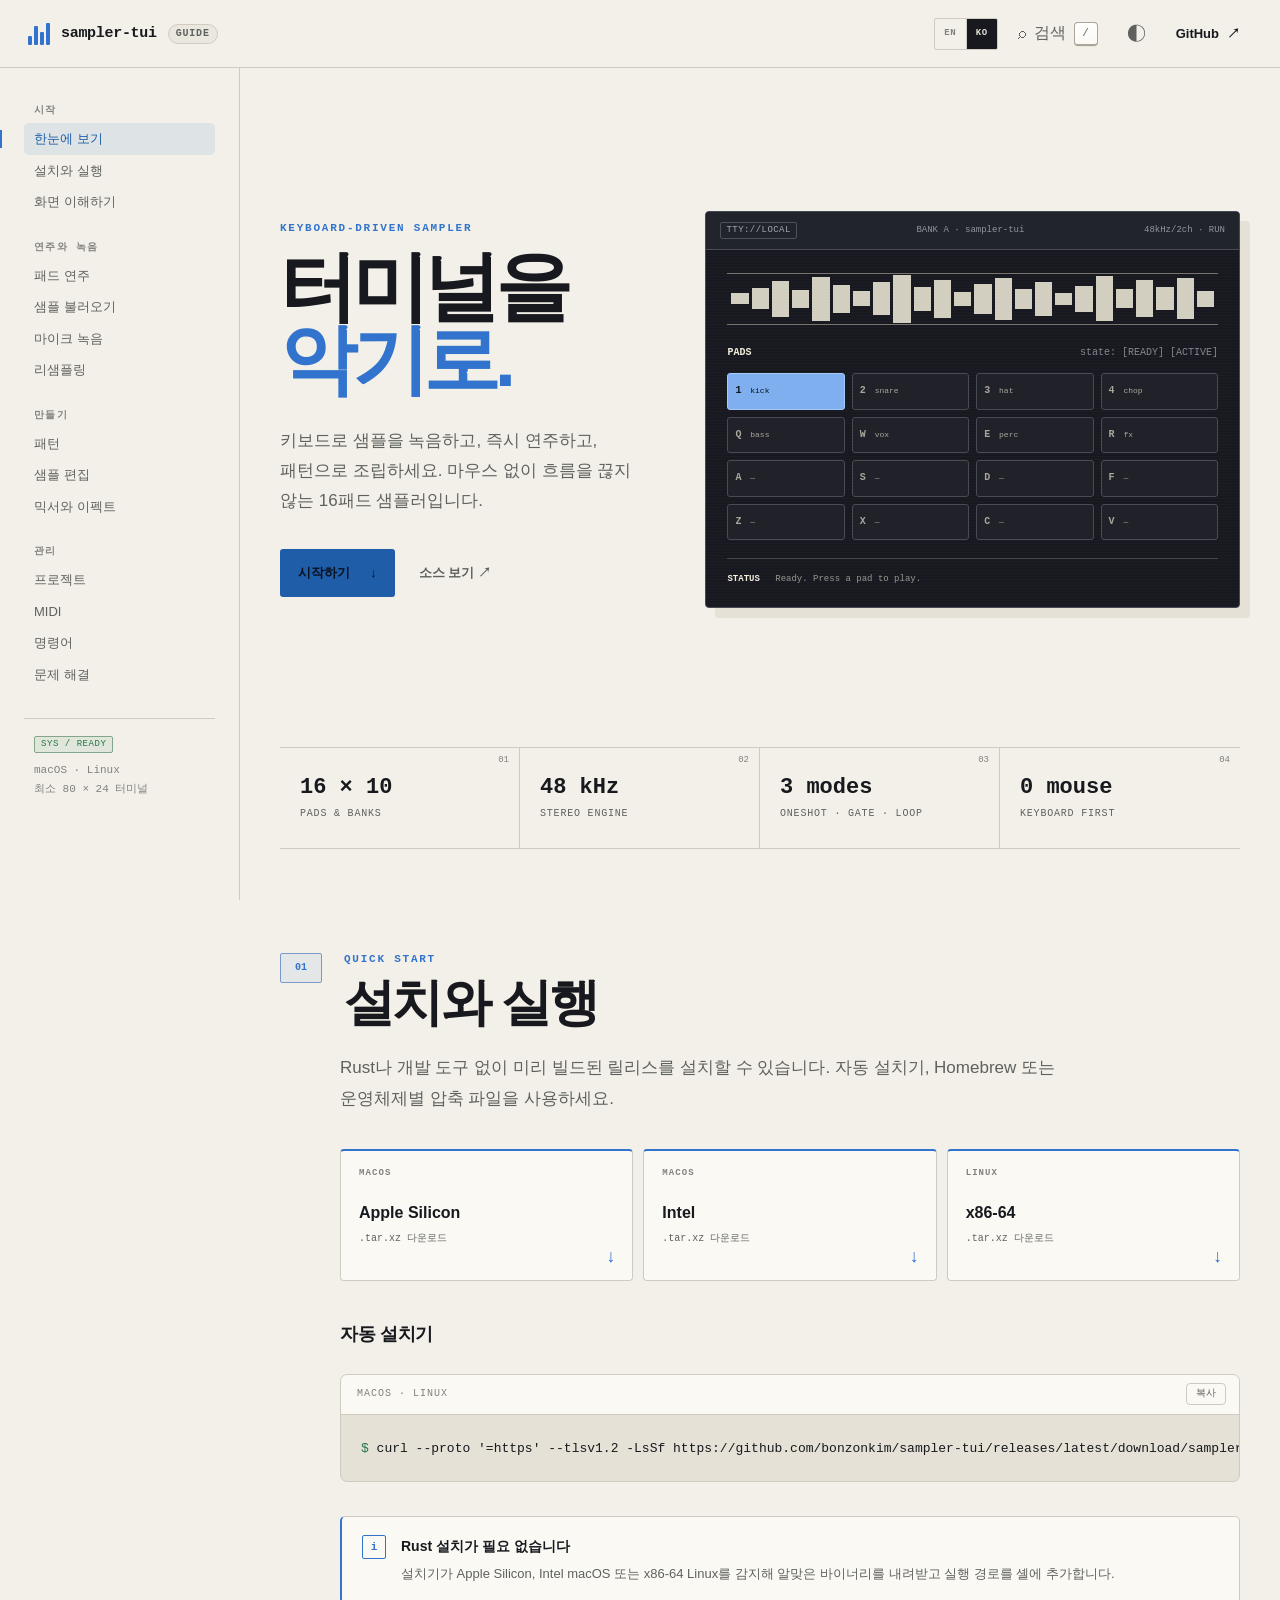
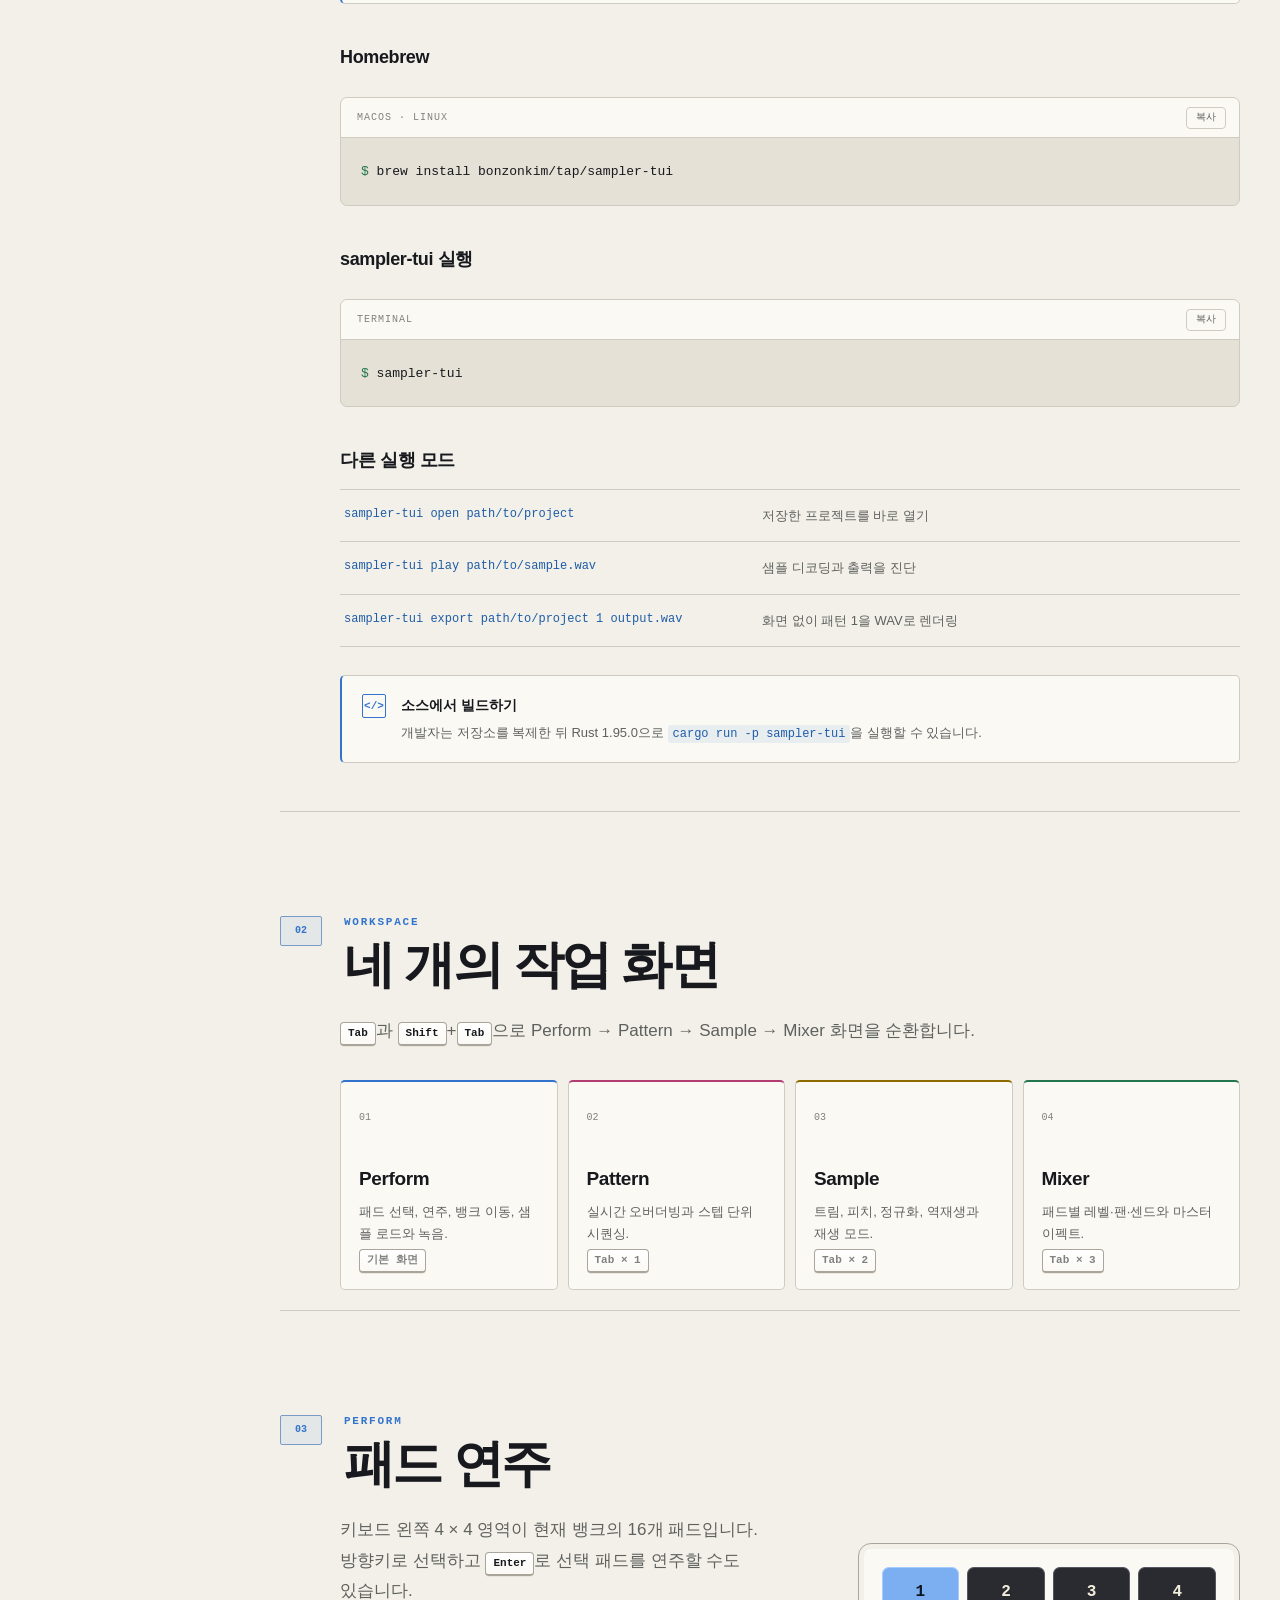
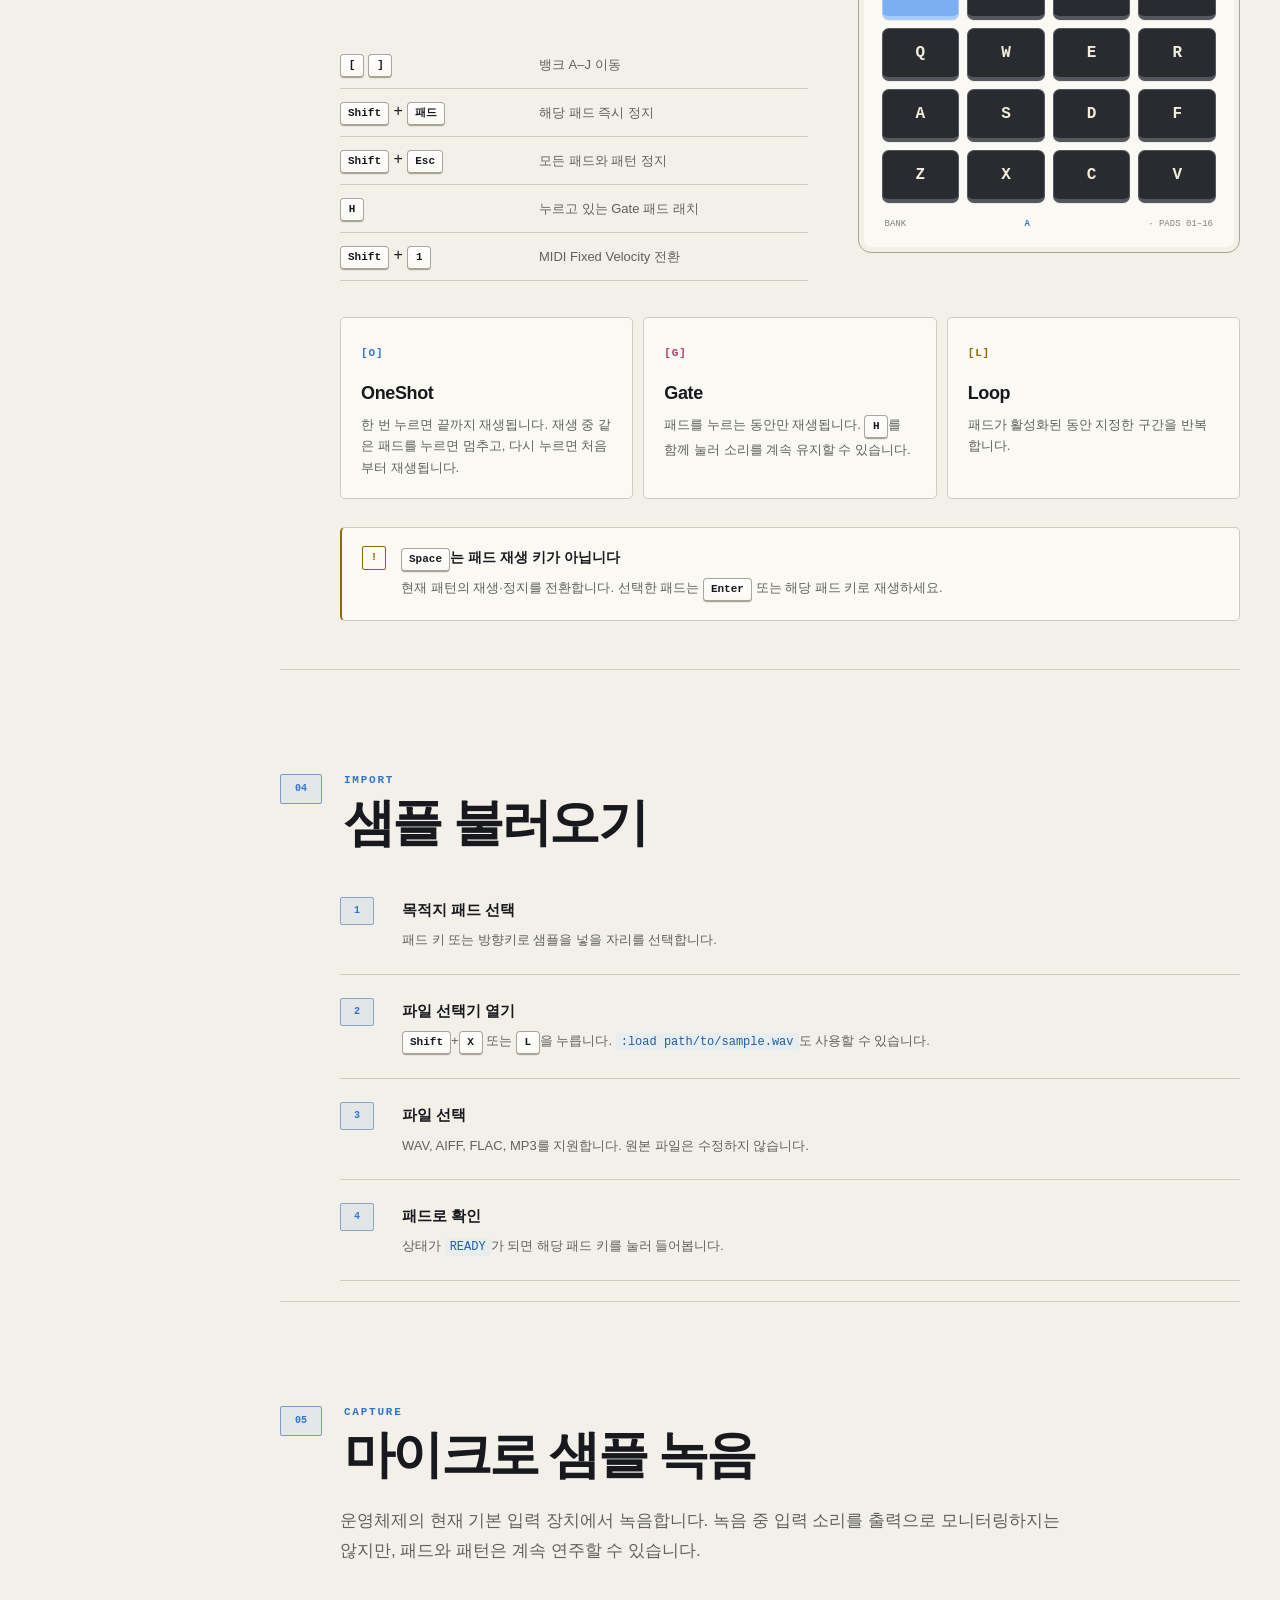
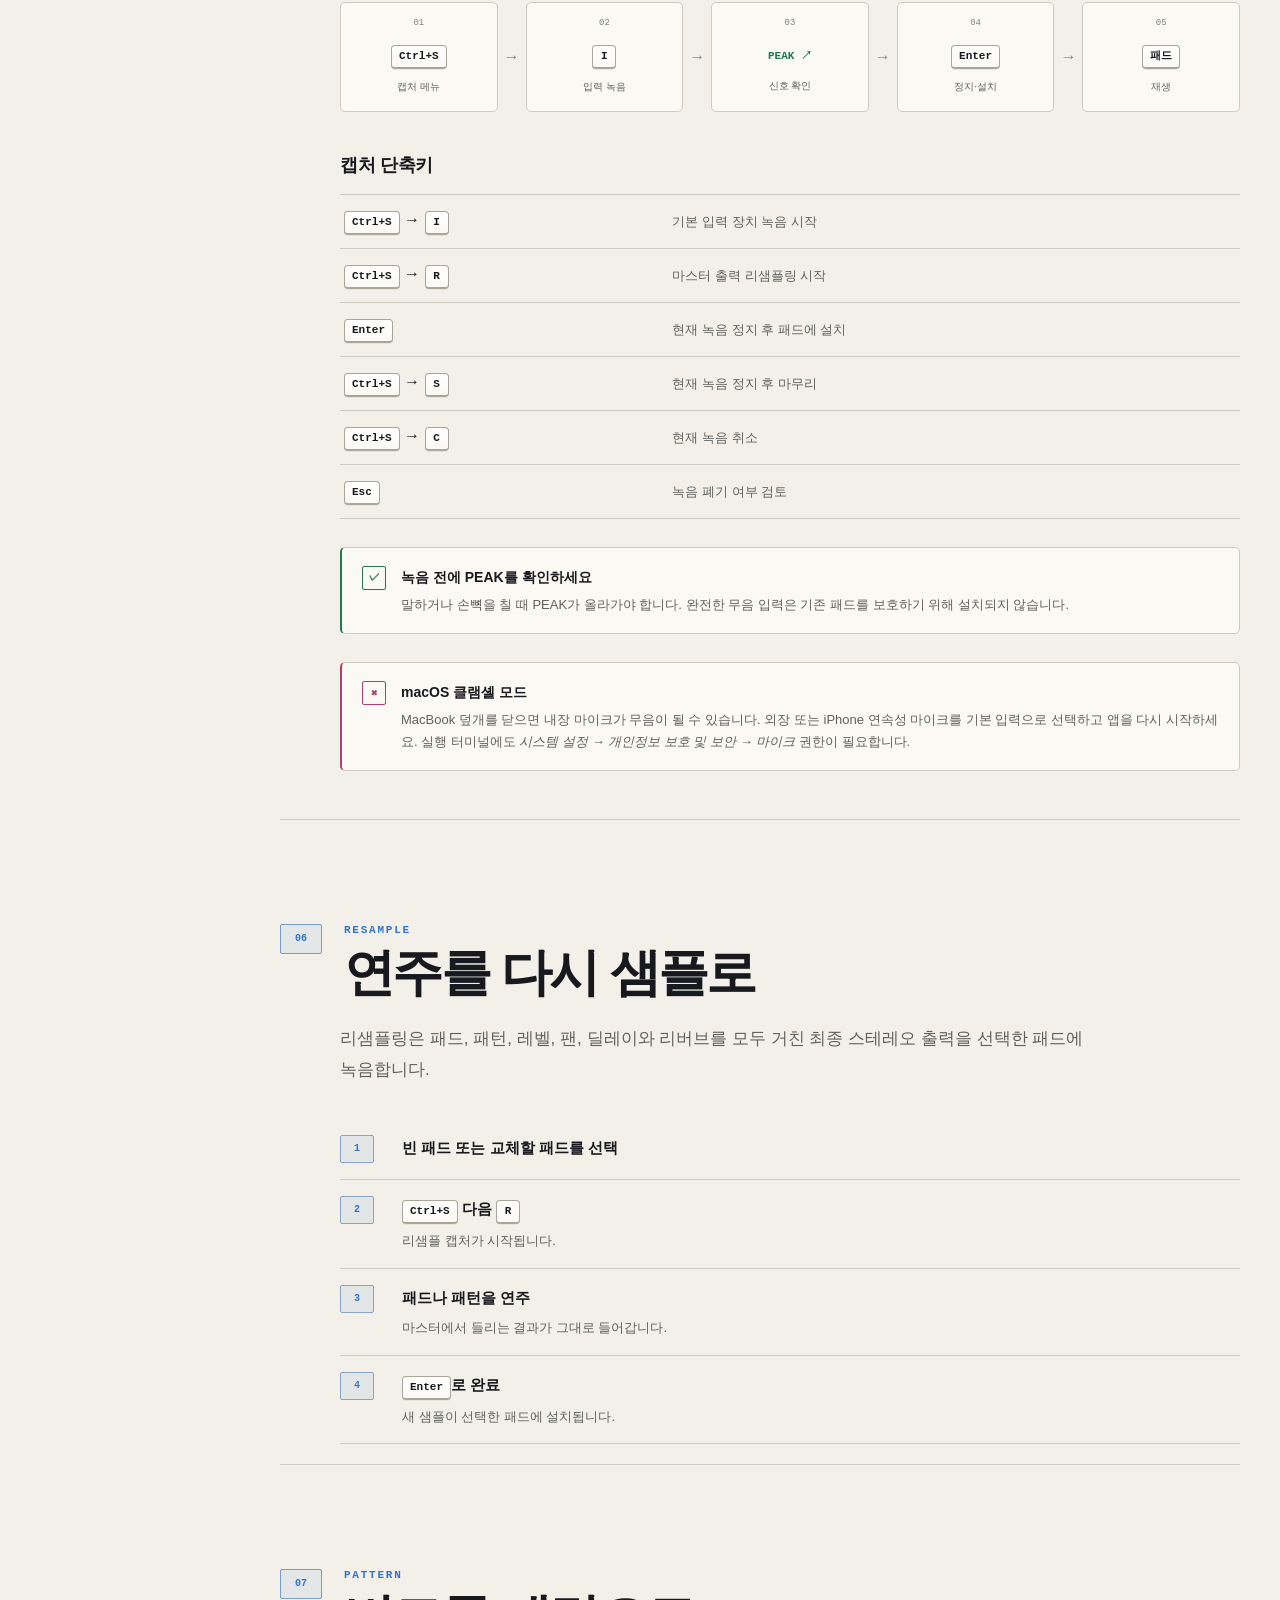
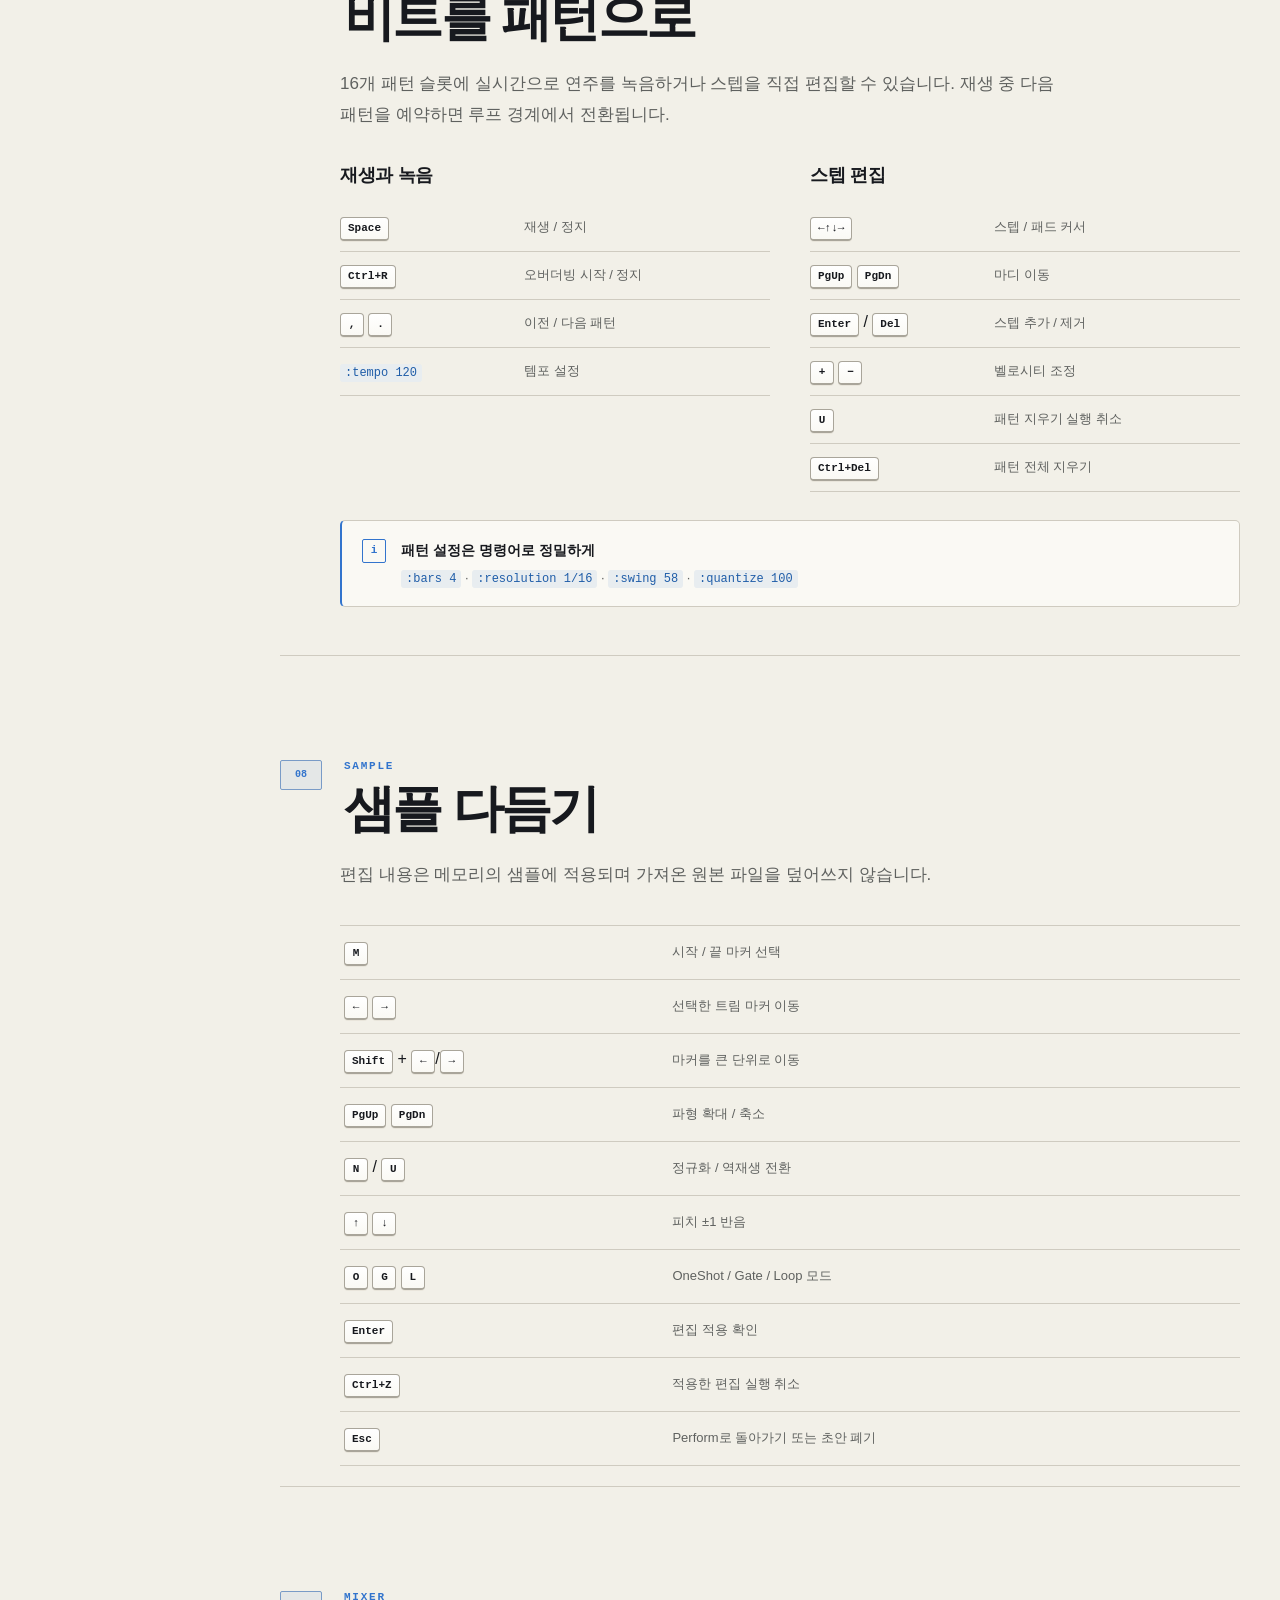
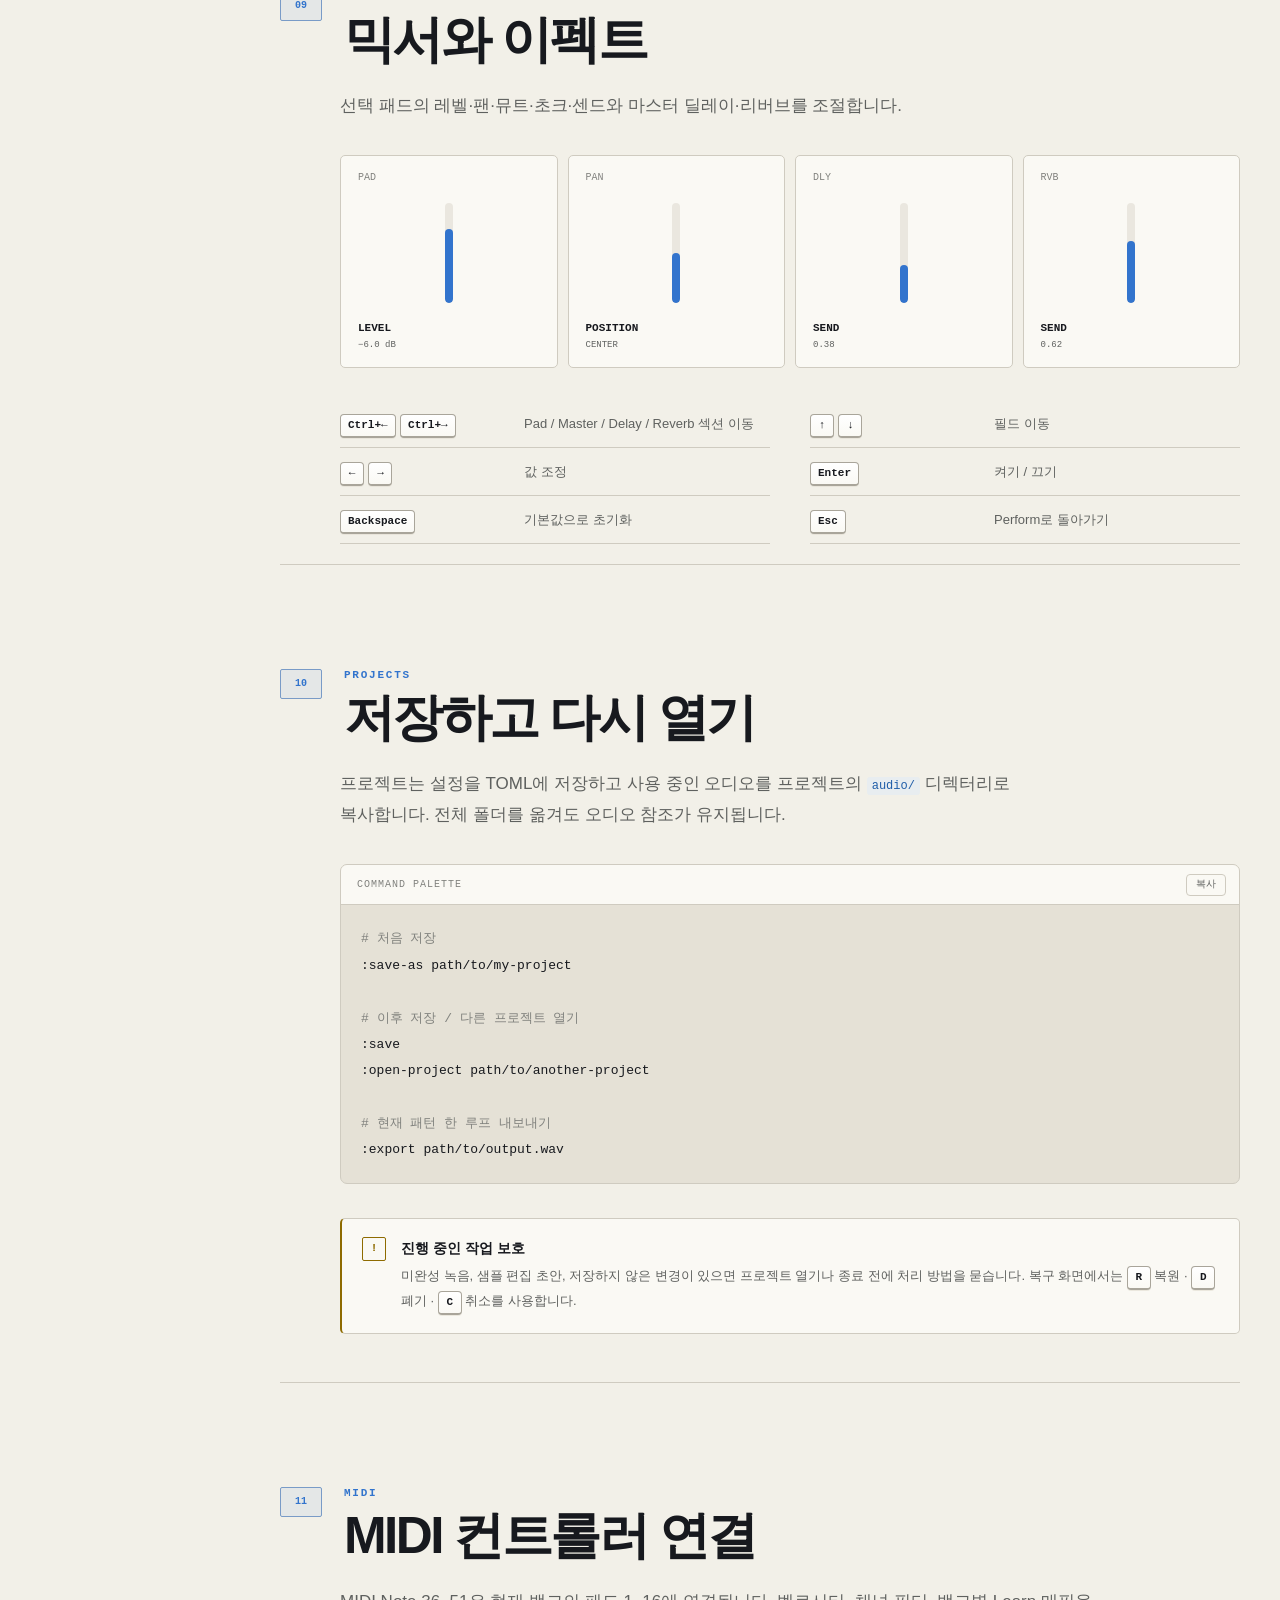
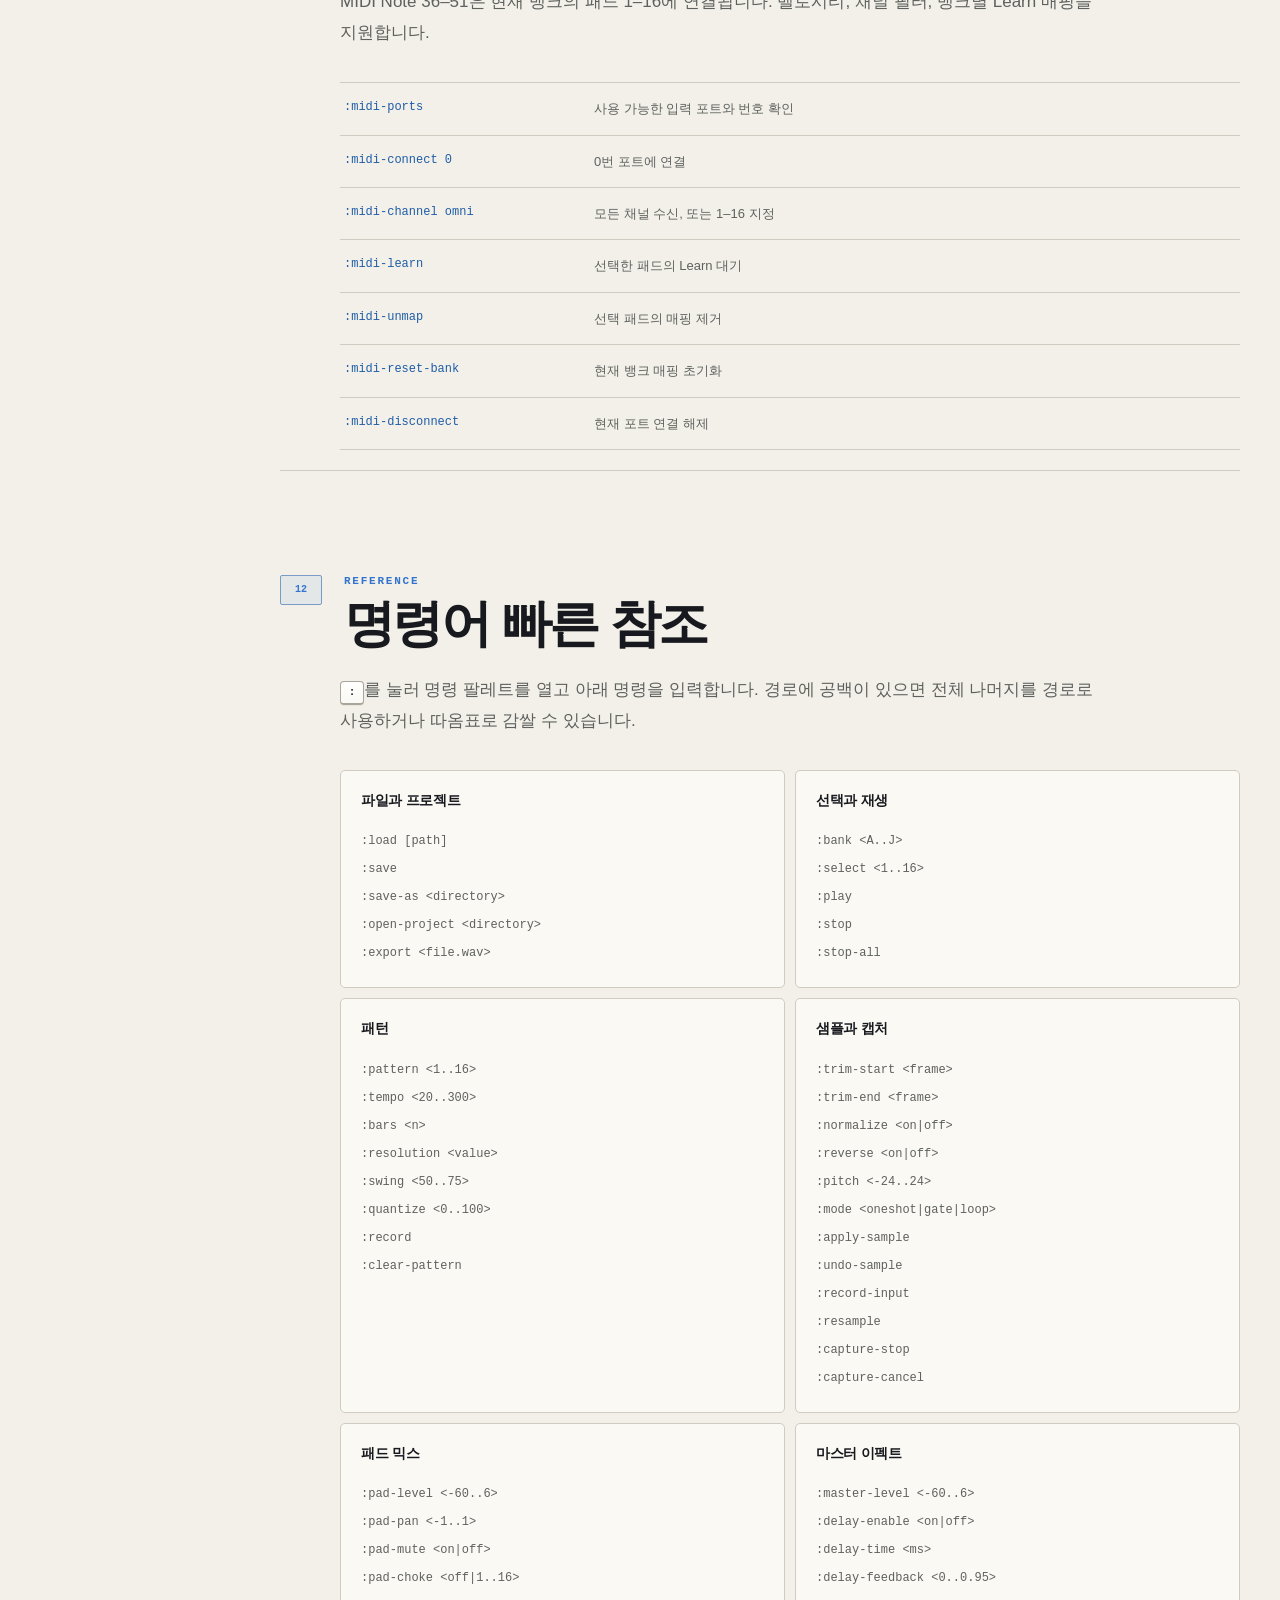
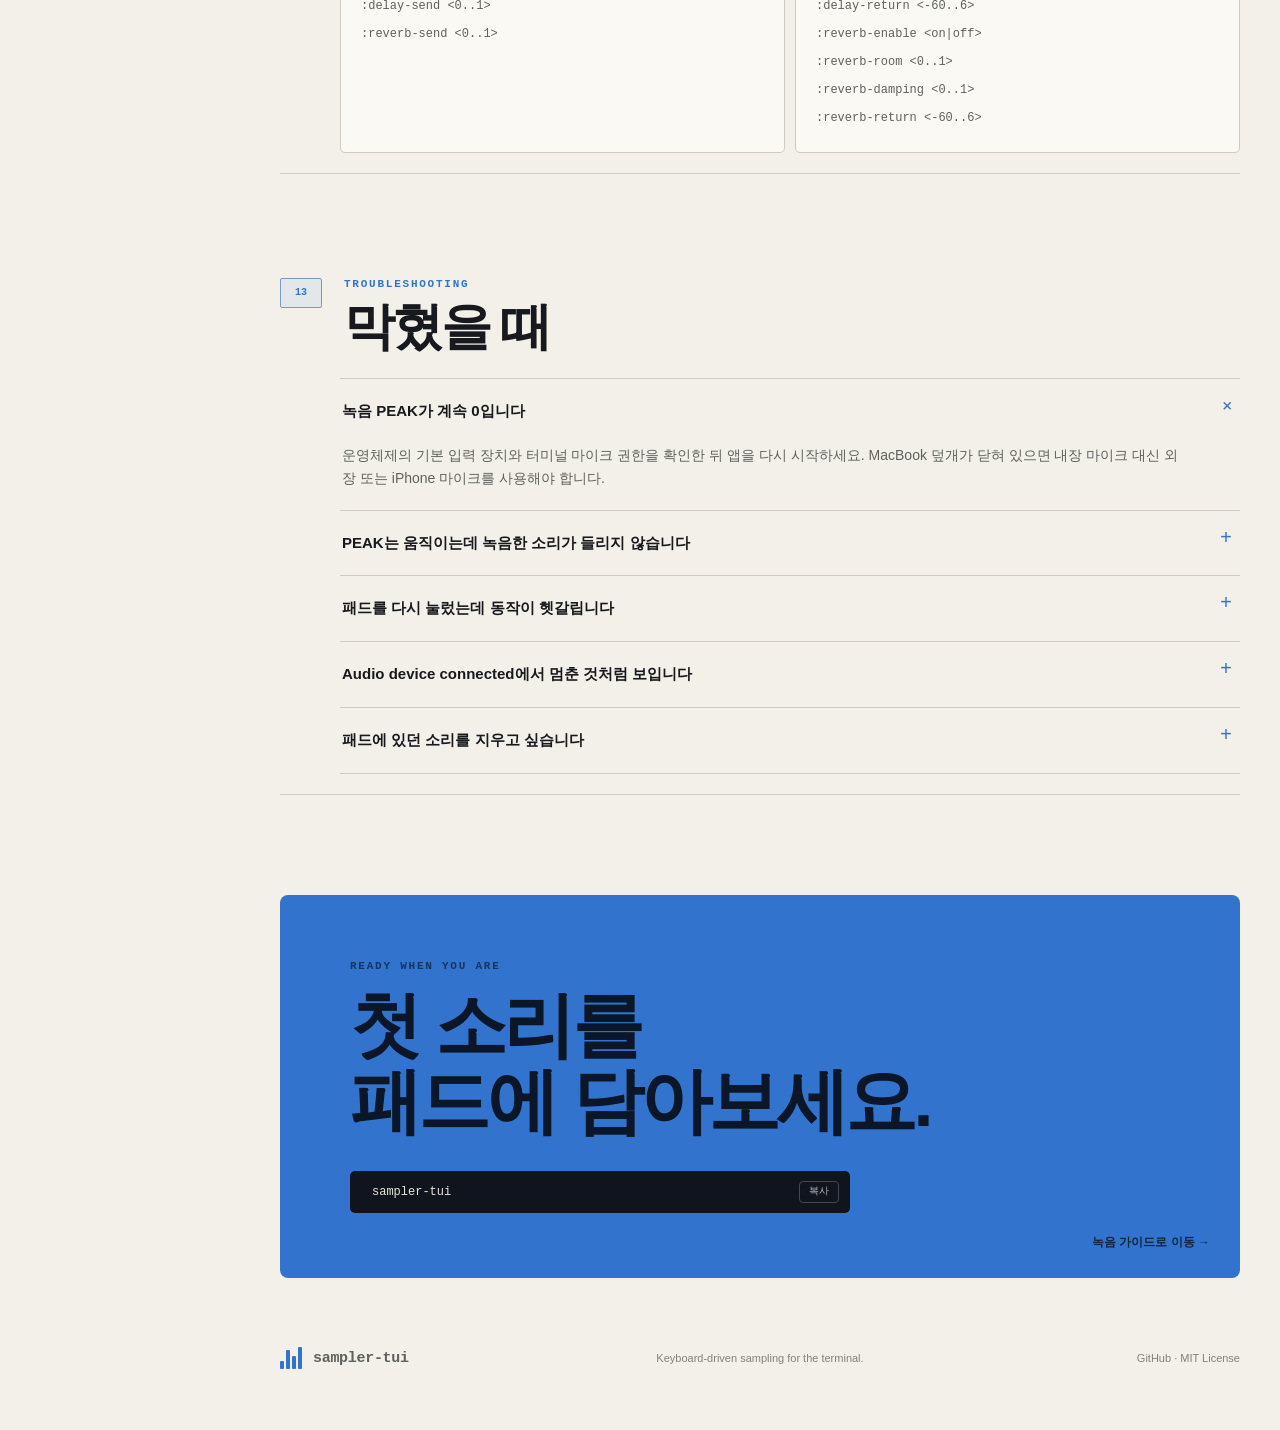
<file: docs/ko/index.html>
<!doctype html>
<html lang="ko" data-theme="dark">
  <head>
    <meta charset="utf-8">
    <meta name="viewport" content="width=device-width, initial-scale=1">
    <meta name="description" content="sampler-tui 공식 사용 가이드 — 키보드로 샘플을 녹음하고, 연주하고, 편집하고, 패턴으로 만드는 터미널 샘플러">
    <meta name="theme-color" content="#111318">
    <meta property="og:title" content="sampler-tui — User Guide">
    <meta property="og:description" content="터미널 안에서 샘플을 녹음하고, 연주하고, 패턴으로 만드세요.">
    <meta property="og:type" content="website">
    <title>sampler-tui — 사용자 가이드</title>
    <link rel="canonical" href="https://bonzonkim.github.io/sampler-tui/ko/">
    <link rel="alternate" hreflang="en" href="https://bonzonkim.github.io/sampler-tui/">
    <link rel="alternate" hreflang="ko" href="https://bonzonkim.github.io/sampler-tui/ko/">
    <link rel="alternate" hreflang="x-default" href="https://bonzonkim.github.io/sampler-tui/">
    <link rel="stylesheet" href="../styles.css">
    <script src="../app.js" defer></script>
  </head>
  <body
    id="top"
    data-theme-light-label="밝은 테마로 전환"
    data-theme-dark-label="어두운 테마로 전환"
    data-search-empty-template="“{query}”에 맞는 문서가 없습니다."
    data-copy-success="클립보드에 복사했습니다"
  >
    <a class="skip-link" href="#main-content">본문으로 건너뛰기</a>

    <header class="topbar">
      <a class="brand" href="#top" aria-label="sampler-tui 문서 홈">
        <span class="brand-mark" aria-hidden="true"><i></i><i></i><i></i><i></i></span>
        <span>sampler-tui</span>
        <span class="version">guide</span>
      </a>
      <div class="top-actions">
        <nav class="language-switch" aria-label="언어 선택">
          <a href="../" lang="en" hreflang="en">EN</a>
          <a href="./" lang="ko" hreflang="ko" aria-current="page">KO</a>
        </nav>
        <button class="icon-button search-trigger" type="button" aria-label="문서 검색 열기" aria-keyshortcuts="/">
          <span aria-hidden="true">⌕</span><span class="button-label">검색</span><kbd>/</kbd>
        </button>
        <button class="icon-button theme-toggle" type="button" aria-label="밝은 테마로 전환">
          <span class="theme-icon" aria-hidden="true">☼</span>
        </button>
        <a class="github-link" href="https://github.com/bonzonkim/sampler-tui" target="_blank" rel="noreferrer">GitHub <span aria-hidden="true">↗</span></a>
      </div>
    </header>

    <div class="mobile-bar">
      <button class="menu-toggle" type="button" aria-expanded="false" aria-controls="sidebar">목차 <span aria-hidden="true">＋</span></button>
      <span class="mobile-current">시작하기</span>
    </div>

    <div class="page-shell">
      <aside class="sidebar" id="sidebar">
        <nav aria-label="문서 목차">
          <p class="nav-label">시작</p>
          <a href="#overview" class="active">한눈에 보기</a>
          <a href="#install">설치와 실행</a>
          <a href="#interface">화면 이해하기</a>

          <p class="nav-label">연주와 녹음</p>
          <a href="#pads">패드 연주</a>
          <a href="#import">샘플 불러오기</a>
          <a href="#record">마이크 녹음</a>
          <a href="#resample">리샘플링</a>

          <p class="nav-label">만들기</p>
          <a href="#pattern">패턴</a>
          <a href="#sample-edit">샘플 편집</a>
          <a href="#mixer">믹서와 이펙트</a>

          <p class="nav-label">관리</p>
          <a href="#projects">프로젝트</a>
          <a href="#midi">MIDI</a>
          <a href="#commands">명령어</a>
          <a href="#troubleshooting">문제 해결</a>
        </nav>
        <div class="sidebar-footer">
          <span class="system-label">SYS / READY</span>
          macOS · Linux<br>
          최소 80 × 24 터미널
        </div>
      </aside>

      <main id="main-content">
        <section class="hero doc-section" id="overview" data-title="한눈에 보기">
          <div class="hero-copy">
            <p class="eyebrow">Keyboard-driven sampler</p>
            <h1>터미널을<br><span>악기로.</span></h1>
            <p class="hero-lead">키보드로 샘플을 녹음하고, 즉시 연주하고, 패턴으로 조립하세요. 마우스 없이 흐름을 끊지 않는 16패드 샘플러입니다.</p>
            <div class="hero-actions">
              <a class="primary-button" href="#install">시작하기 <span aria-hidden="true">↓</span></a>
              <a class="text-link" href="https://github.com/bonzonkim/sampler-tui" target="_blank" rel="noreferrer">소스 보기 <span aria-hidden="true">↗</span></a>
            </div>
          </div>

          <div class="terminal-card" aria-label="sampler-tui 터미널 화면 예시">
            <div class="terminal-bar">
              <span class="terminal-origin" aria-hidden="true">TTY://LOCAL</span>
              <span>BANK A · sampler-tui</span>
              <span>48kHz/2ch · RUN</span>
            </div>
            <div class="terminal-content">
              <div class="wave" aria-hidden="true">
                <i style="--h:22%"></i><i style="--h:42%"></i><i style="--h:72%"></i><i style="--h:35%"></i><i style="--h:88%"></i><i style="--h:55%"></i><i style="--h:30%"></i><i style="--h:66%"></i><i style="--h:96%"></i><i style="--h:48%"></i><i style="--h:76%"></i><i style="--h:28%"></i><i style="--h:60%"></i><i style="--h:84%"></i><i style="--h:40%"></i><i style="--h:68%"></i><i style="--h:25%"></i><i style="--h:52%"></i><i style="--h:90%"></i><i style="--h:38%"></i><i style="--h:74%"></i><i style="--h:46%"></i><i style="--h:82%"></i><i style="--h:32%"></i>
              </div>
              <p class="terminal-label">PADS <span>state: [READY] [ACTIVE]</span></p>
              <div class="mini-pad-grid">
                <span class="hot"><b>1</b> kick</span><span><b>2</b> snare</span><span><b>3</b> hat</span><span><b>4</b> chop</span>
                <span><b>Q</b> bass</span><span><b>W</b> vox</span><span><b>E</b> perc</span><span><b>R</b> fx</span>
                <span><b>A</b> —</span><span><b>S</b> —</span><span><b>D</b> —</span><span><b>F</b> —</span>
                <span><b>Z</b> —</span><span><b>X</b> —</span><span><b>C</b> —</span><span><b>V</b> —</span>
              </div>
              <p class="terminal-status"><span>STATUS</span> Ready. Press a pad to play.</p>
            </div>
          </div>
        </section>

        <section class="feature-strip" aria-label="주요 기능">
          <article><span>01</span><strong>16 × 10</strong><small>pads &amp; banks</small></article>
          <article><span>02</span><strong>48 kHz</strong><small>stereo engine</small></article>
          <article><span>03</span><strong>3 modes</strong><small>OneShot · Gate · Loop</small></article>
          <article><span>04</span><strong>0 mouse</strong><small>keyboard first</small></article>
        </section>

        <section class="doc-section" id="install" data-title="설치와 실행">
          <div class="section-heading">
            <span class="section-number">01</span>
            <div><p class="eyebrow">Quick start</p><h2>설치와 실행</h2></div>
          </div>
          <p class="section-intro">Rust나 개발 도구 없이 미리 빌드된 릴리스를 설치할 수 있습니다. 자동 설치기, Homebrew 또는 운영체제별 압축 파일을 사용하세요.</p>
          <div class="download-grid" id="install-downloads" aria-label="운영체제별 직접 다운로드">
            <a class="download-card" href="https://github.com/bonzonkim/sampler-tui/releases/latest/download/sampler-tui-aarch64-apple-darwin.tar.xz" data-release-target="aarch64-apple-darwin">
              <span>macOS</span><strong>Apple Silicon</strong><small>.tar.xz 다운로드</small>
            </a>
            <a class="download-card" href="https://github.com/bonzonkim/sampler-tui/releases/latest/download/sampler-tui-x86_64-apple-darwin.tar.xz" data-release-target="x86_64-apple-darwin">
              <span>macOS</span><strong>Intel</strong><small>.tar.xz 다운로드</small>
            </a>
            <a class="download-card" href="https://github.com/bonzonkim/sampler-tui/releases/latest/download/sampler-tui-x86_64-unknown-linux-gnu.tar.xz" data-release-target="x86_64-unknown-linux-gnu">
              <span>Linux</span><strong>x86-64</strong><small>.tar.xz 다운로드</small>
            </a>
          </div>
          <h3>자동 설치기</h3>
          <div class="code-block">
            <div class="code-head"><span>macOS · Linux</span><button class="copy-button" type="button" data-copy="curl --proto '=https' --tlsv1.2 -LsSf https://github.com/bonzonkim/sampler-tui/releases/latest/download/sampler-tui-installer.sh | sh">복사</button></div>
            <pre><code><span class="prompt">$</span> curl --proto '=https' --tlsv1.2 -LsSf https://github.com/bonzonkim/sampler-tui/releases/latest/download/sampler-tui-installer.sh | sh</code></pre>
          </div>
          <div class="callout info">
            <span class="callout-icon">i</span>
            <div><strong>Rust 설치가 필요 없습니다</strong><p>설치기가 Apple Silicon, Intel macOS 또는 x86-64 Linux를 감지해 알맞은 바이너리를 내려받고 실행 경로를 셸에 추가합니다.</p></div>
          </div>
          <h3>Homebrew</h3>
          <div class="code-block">
            <div class="code-head"><span>macOS · Linux</span><button class="copy-button" type="button" data-copy="brew install bonzonkim/tap/sampler-tui">복사</button></div>
            <pre><code><span class="prompt">$</span> brew install bonzonkim/tap/sampler-tui</code></pre>
          </div>
          <h3>sampler-tui 실행</h3>
          <div class="code-block">
            <div class="code-head"><span>Terminal</span><button class="copy-button" type="button" data-copy="sampler-tui">복사</button></div>
            <pre><code><span class="prompt">$</span> sampler-tui</code></pre>
          </div>
          <h3>다른 실행 모드</h3>
          <div class="command-list">
            <div><code>sampler-tui open path/to/project</code><span>저장한 프로젝트를 바로 열기</span></div>
            <div><code>sampler-tui play path/to/sample.wav</code><span>샘플 디코딩과 출력을 진단</span></div>
            <div><code>sampler-tui export path/to/project 1 output.wav</code><span>화면 없이 패턴 1을 WAV로 렌더링</span></div>
          </div>
          <div class="callout">
            <span class="callout-icon">&lt;/&gt;</span>
            <div><strong>소스에서 빌드하기</strong><p>개발자는 저장소를 복제한 뒤 Rust 1.95.0으로 <code>cargo run -p sampler-tui</code>을 실행할 수 있습니다.</p></div>
          </div>
        </section>

        <section class="doc-section" id="interface" data-title="화면 이해하기">
          <div class="section-heading">
            <span class="section-number">02</span>
            <div><p class="eyebrow">Workspace</p><h2>네 개의 작업 화면</h2></div>
          </div>
          <p class="section-intro"><kbd>Tab</kbd>과 <kbd>Shift</kbd>+<kbd>Tab</kbd>으로 Perform → Pattern → Sample → Mixer 화면을 순환합니다.</p>
          <div class="workspace-grid">
            <article class="workspace-card accent-blue"><span>01</span><h3>Perform</h3><p>패드 선택, 연주, 뱅크 이동, 샘플 로드와 녹음.</p><kbd>기본 화면</kbd></article>
            <article class="workspace-card accent-pink"><span>02</span><h3>Pattern</h3><p>실시간 오버더빙과 스텝 단위 시퀀싱.</p><kbd>Tab × 1</kbd></article>
            <article class="workspace-card accent-amber"><span>03</span><h3>Sample</h3><p>트림, 피치, 정규화, 역재생과 재생 모드.</p><kbd>Tab × 2</kbd></article>
            <article class="workspace-card accent-green"><span>04</span><h3>Mixer</h3><p>패드별 레벨·팬·센드와 마스터 이펙트.</p><kbd>Tab × 3</kbd></article>
          </div>
        </section>

        <section class="doc-section" id="pads" data-title="패드 연주">
          <div class="section-heading">
            <span class="section-number">03</span>
            <div><p class="eyebrow">Perform</p><h2>패드 연주</h2></div>
          </div>
          <div class="split-layout">
            <div>
              <p class="section-intro">키보드 왼쪽 4 × 4 영역이 현재 뱅크의 16개 패드입니다. 방향키로 선택하고 <kbd>Enter</kbd>로 선택 패드를 연주할 수도 있습니다.</p>
              <dl class="key-actions">
                <div><dt><kbd>[</kbd> <kbd>]</kbd></dt><dd>뱅크 A–J 이동</dd></div>
                <div><dt><kbd>Shift</kbd> + <kbd>패드</kbd></dt><dd>해당 패드 즉시 정지</dd></div>
                <div><dt><kbd>Shift</kbd> + <kbd>Esc</kbd></dt><dd>모든 패드와 패턴 정지</dd></div>
                <div><dt><kbd>H</kbd></dt><dd>누르고 있는 Gate 패드 래치</dd></div>
                <div><dt><kbd>Shift</kbd> + <kbd>1</kbd></dt><dd>MIDI Fixed Velocity 전환</dd></div>
              </dl>
            </div>
            <div class="pad-controller" aria-label="컴퓨터 키보드 패드 배치">
              <div><kbd>1</kbd><kbd>2</kbd><kbd>3</kbd><kbd>4</kbd></div>
              <div><kbd>Q</kbd><kbd>W</kbd><kbd>E</kbd><kbd>R</kbd></div>
              <div><kbd>A</kbd><kbd>S</kbd><kbd>D</kbd><kbd>F</kbd></div>
              <div><kbd>Z</kbd><kbd>X</kbd><kbd>C</kbd><kbd>V</kbd></div>
              <p>BANK <strong>A</strong> · PADS 01–16</p>
            </div>
          </div>
          <div class="mode-grid">
            <article><span class="mode-tag blue">[O]</span><h3>OneShot</h3><p>한 번 누르면 끝까지 재생됩니다. 재생 중 같은 패드를 누르면 멈추고, 다시 누르면 처음부터 재생됩니다.</p></article>
            <article><span class="mode-tag pink">[G]</span><h3>Gate</h3><p>패드를 누르는 동안만 재생됩니다. <kbd>H</kbd>를 함께 눌러 소리를 계속 유지할 수 있습니다.</p></article>
            <article><span class="mode-tag amber">[L]</span><h3>Loop</h3><p>패드가 활성화된 동안 지정한 구간을 반복합니다.</p></article>
          </div>
          <div class="callout warning"><span class="callout-icon">!</span><div><strong><kbd>Space</kbd>는 패드 재생 키가 아닙니다</strong><p>현재 패턴의 재생·정지를 전환합니다. 선택한 패드는 <kbd>Enter</kbd> 또는 해당 패드 키로 재생하세요.</p></div></div>
        </section>

        <section class="doc-section" id="import" data-title="샘플 불러오기">
          <div class="section-heading"><span class="section-number">04</span><div><p class="eyebrow">Import</p><h2>샘플 불러오기</h2></div></div>
          <ol class="steps">
            <li><span>1</span><div><strong>목적지 패드 선택</strong><p>패드 키 또는 방향키로 샘플을 넣을 자리를 선택합니다.</p></div></li>
            <li><span>2</span><div><strong>파일 선택기 열기</strong><p><kbd>Shift</kbd>+<kbd>X</kbd> 또는 <kbd>L</kbd>을 누릅니다. <code>:load path/to/sample.wav</code>도 사용할 수 있습니다.</p></div></li>
            <li><span>3</span><div><strong>파일 선택</strong><p>WAV, AIFF, FLAC, MP3를 지원합니다. 원본 파일은 수정하지 않습니다.</p></div></li>
            <li><span>4</span><div><strong>패드로 확인</strong><p>상태가 <code>READY</code>가 되면 해당 패드 키를 눌러 들어봅니다.</p></div></li>
          </ol>
        </section>

        <section class="doc-section" id="record" data-title="마이크 녹음">
          <div class="section-heading"><span class="section-number">05</span><div><p class="eyebrow">Capture</p><h2>마이크로 샘플 녹음</h2></div></div>
          <p class="section-intro">운영체제의 현재 기본 입력 장치에서 녹음합니다. 녹음 중 입력 소리를 출력으로 모니터링하지는 않지만, 패드와 패턴은 계속 연주할 수 있습니다.</p>
          <div class="record-flow" aria-label="녹음 순서">
            <div><span>01</span><kbd>Ctrl+S</kbd><small>캡처 메뉴</small></div><i>→</i>
            <div><span>02</span><kbd>I</kbd><small>입력 녹음</small></div><i>→</i>
            <div><span>03</span><b>PEAK ↗</b><small>신호 확인</small></div><i>→</i>
            <div><span>04</span><kbd>Enter</kbd><small>정지·설치</small></div><i>→</i>
            <div><span>05</span><kbd>패드</kbd><small>재생</small></div>
          </div>
          <h3>캡처 단축키</h3>
          <div class="shortcut-table" role="table" aria-label="캡처 단축키">
            <div role="row"><span role="cell"><kbd>Ctrl+S</kbd> → <kbd>I</kbd></span><span role="cell">기본 입력 장치 녹음 시작</span></div>
            <div role="row"><span role="cell"><kbd>Ctrl+S</kbd> → <kbd>R</kbd></span><span role="cell">마스터 출력 리샘플링 시작</span></div>
            <div role="row"><span role="cell"><kbd>Enter</kbd></span><span role="cell">현재 녹음 정지 후 패드에 설치</span></div>
            <div role="row"><span role="cell"><kbd>Ctrl+S</kbd> → <kbd>S</kbd></span><span role="cell">현재 녹음 정지 후 마무리</span></div>
            <div role="row"><span role="cell"><kbd>Ctrl+S</kbd> → <kbd>C</kbd></span><span role="cell">현재 녹음 취소</span></div>
            <div role="row"><span role="cell"><kbd>Esc</kbd></span><span role="cell">녹음 폐기 여부 검토</span></div>
          </div>
          <div class="callout success"><span class="callout-icon">✓</span><div><strong>녹음 전에 PEAK를 확인하세요</strong><p>말하거나 손뼉을 칠 때 PEAK가 올라가야 합니다. 완전한 무음 입력은 기존 패드를 보호하기 위해 설치되지 않습니다.</p></div></div>
          <div class="callout mac"><span class="callout-icon">⌘</span><div><strong>macOS 클램셸 모드</strong><p>MacBook 덮개를 닫으면 내장 마이크가 무음이 될 수 있습니다. 외장 또는 iPhone 연속성 마이크를 기본 입력으로 선택하고 앱을 다시 시작하세요. 실행 터미널에도 <em>시스템 설정 → 개인정보 보호 및 보안 → 마이크</em> 권한이 필요합니다.</p></div></div>
        </section>

        <section class="doc-section" id="resample" data-title="리샘플링">
          <div class="section-heading"><span class="section-number">06</span><div><p class="eyebrow">Resample</p><h2>연주를 다시 샘플로</h2></div></div>
          <p class="section-intro">리샘플링은 패드, 패턴, 레벨, 팬, 딜레이와 리버브를 모두 거친 최종 스테레오 출력을 선택한 패드에 녹음합니다.</p>
          <ol class="steps compact">
            <li><span>1</span><div><strong>빈 패드 또는 교체할 패드를 선택</strong></div></li>
            <li><span>2</span><div><strong><kbd>Ctrl+S</kbd> 다음 <kbd>R</kbd></strong><p>리샘플 캡처가 시작됩니다.</p></div></li>
            <li><span>3</span><div><strong>패드나 패턴을 연주</strong><p>마스터에서 들리는 결과가 그대로 들어갑니다.</p></div></li>
            <li><span>4</span><div><strong><kbd>Enter</kbd>로 완료</strong><p>새 샘플이 선택한 패드에 설치됩니다.</p></div></li>
          </ol>
        </section>

        <section class="doc-section" id="pattern" data-title="패턴">
          <div class="section-heading"><span class="section-number">07</span><div><p class="eyebrow">Pattern</p><h2>비트를 패턴으로</h2></div></div>
          <p class="section-intro">16개 패턴 슬롯에 실시간으로 연주를 녹음하거나 스텝을 직접 편집할 수 있습니다. 재생 중 다음 패턴을 예약하면 루프 경계에서 전환됩니다.</p>
          <div class="two-column-table">
            <div><h3>재생과 녹음</h3><dl class="key-actions"><div><dt><kbd>Space</kbd></dt><dd>재생 / 정지</dd></div><div><dt><kbd>Ctrl+R</kbd></dt><dd>오버더빙 시작 / 정지</dd></div><div><dt><kbd>,</kbd> <kbd>.</kbd></dt><dd>이전 / 다음 패턴</dd></div><div><dt><code>:tempo 120</code></dt><dd>템포 설정</dd></div></dl></div>
            <div><h3>스텝 편집</h3><dl class="key-actions"><div><dt><kbd>←↑↓→</kbd></dt><dd>스텝 / 패드 커서</dd></div><div><dt><kbd>PgUp</kbd> <kbd>PgDn</kbd></dt><dd>마디 이동</dd></div><div><dt><kbd>Enter</kbd> / <kbd>Del</kbd></dt><dd>스텝 추가 / 제거</dd></div><div><dt><kbd>+</kbd> <kbd>−</kbd></dt><dd>벨로시티 조정</dd></div><div><dt><kbd>U</kbd></dt><dd>패턴 지우기 실행 취소</dd></div><div><dt><kbd>Ctrl+Del</kbd></dt><dd>패턴 전체 지우기</dd></div></dl></div>
          </div>
          <div class="callout info"><span class="callout-icon">i</span><div><strong>패턴 설정은 명령어로 정밀하게</strong><p><code>:bars 4</code> · <code>:resolution 1/16</code> · <code>:swing 58</code> · <code>:quantize 100</code></p></div></div>
        </section>

        <section class="doc-section" id="sample-edit" data-title="샘플 편집">
          <div class="section-heading"><span class="section-number">08</span><div><p class="eyebrow">Sample</p><h2>샘플 다듬기</h2></div></div>
          <p class="section-intro">편집 내용은 메모리의 샘플에 적용되며 가져온 원본 파일을 덮어쓰지 않습니다.</p>
          <div class="shortcut-table" role="table" aria-label="샘플 편집 단축키">
            <div role="row"><span role="cell"><kbd>M</kbd></span><span role="cell">시작 / 끝 마커 선택</span></div>
            <div role="row"><span role="cell"><kbd>←</kbd> <kbd>→</kbd></span><span role="cell">선택한 트림 마커 이동</span></div>
            <div role="row"><span role="cell"><kbd>Shift</kbd> + <kbd>←</kbd>/<kbd>→</kbd></span><span role="cell">마커를 큰 단위로 이동</span></div>
            <div role="row"><span role="cell"><kbd>PgUp</kbd> <kbd>PgDn</kbd></span><span role="cell">파형 확대 / 축소</span></div>
            <div role="row"><span role="cell"><kbd>N</kbd> / <kbd>U</kbd></span><span role="cell">정규화 / 역재생 전환</span></div>
            <div role="row"><span role="cell"><kbd>↑</kbd> <kbd>↓</kbd></span><span role="cell">피치 ±1 반음</span></div>
            <div role="row"><span role="cell"><kbd>O</kbd> <kbd>G</kbd> <kbd>L</kbd></span><span role="cell">OneShot / Gate / Loop 모드</span></div>
            <div role="row"><span role="cell"><kbd>Enter</kbd></span><span role="cell">편집 적용 확인</span></div>
            <div role="row"><span role="cell"><kbd>Ctrl+Z</kbd></span><span role="cell">적용한 편집 실행 취소</span></div>
            <div role="row"><span role="cell"><kbd>Esc</kbd></span><span role="cell">Perform로 돌아가기 또는 초안 폐기</span></div>
          </div>
        </section>

        <section class="doc-section" id="mixer" data-title="믹서와 이펙트">
          <div class="section-heading"><span class="section-number">09</span><div><p class="eyebrow">Mixer</p><h2>믹서와 이펙트</h2></div></div>
          <p class="section-intro">선택 패드의 레벨·팬·뮤트·초크·센드와 마스터 딜레이·리버브를 조절합니다.</p>
          <div class="mixer-demo" aria-label="믹서 기능 요약">
            <div class="channel"><span>PAD</span><i style="--level:74%"></i><b>LEVEL</b><small>−6.0 dB</small></div>
            <div class="channel"><span>PAN</span><i style="--level:50%"></i><b>POSITION</b><small>CENTER</small></div>
            <div class="channel"><span>DLY</span><i style="--level:38%"></i><b>SEND</b><small>0.38</small></div>
            <div class="channel"><span>RVB</span><i style="--level:62%"></i><b>SEND</b><small>0.62</small></div>
          </div>
          <dl class="key-actions horizontal">
            <div><dt><kbd>Ctrl+←</kbd> <kbd>Ctrl+→</kbd></dt><dd>Pad / Master / Delay / Reverb 섹션 이동</dd></div>
            <div><dt><kbd>↑</kbd> <kbd>↓</kbd></dt><dd>필드 이동</dd></div>
            <div><dt><kbd>←</kbd> <kbd>→</kbd></dt><dd>값 조정</dd></div>
            <div><dt><kbd>Enter</kbd></dt><dd>켜기 / 끄기</dd></div>
            <div><dt><kbd>Backspace</kbd></dt><dd>기본값으로 초기화</dd></div>
            <div><dt><kbd>Esc</kbd></dt><dd>Perform로 돌아가기</dd></div>
          </dl>
        </section>

        <section class="doc-section" id="projects" data-title="프로젝트">
          <div class="section-heading"><span class="section-number">10</span><div><p class="eyebrow">Projects</p><h2>저장하고 다시 열기</h2></div></div>
          <p class="section-intro">프로젝트는 설정을 TOML에 저장하고 사용 중인 오디오를 프로젝트의 <code>audio/</code> 디렉터리로 복사합니다. 전체 폴더를 옮겨도 오디오 참조가 유지됩니다.</p>
          <div class="code-block">
            <div class="code-head"><span>Command palette</span><button class="copy-button" type="button" data-copy=":save-as path/to/my-project">복사</button></div>
            <pre><code><span class="comment"># 처음 저장</span>
:save-as path/to/my-project

<span class="comment"># 이후 저장 / 다른 프로젝트 열기</span>
:save
:open-project path/to/another-project

<span class="comment"># 현재 패턴 한 루프 내보내기</span>
:export path/to/output.wav</code></pre>
          </div>
          <div class="callout warning"><span class="callout-icon">!</span><div><strong>진행 중인 작업 보호</strong><p>미완성 녹음, 샘플 편집 초안, 저장하지 않은 변경이 있으면 프로젝트 열기나 종료 전에 처리 방법을 묻습니다. 복구 화면에서는 <kbd>R</kbd> 복원 · <kbd>D</kbd> 폐기 · <kbd>C</kbd> 취소를 사용합니다.</p></div></div>
        </section>

        <section class="doc-section" id="midi" data-title="MIDI">
          <div class="section-heading"><span class="section-number">11</span><div><p class="eyebrow">MIDI</p><h2>MIDI 컨트롤러 연결</h2></div></div>
          <p class="section-intro">MIDI Note 36–51은 현재 뱅크의 패드 1–16에 연결됩니다. 벨로시티, 채널 필터, 뱅크별 Learn 매핑을 지원합니다.</p>
          <div class="command-list numbered">
            <div><code>:midi-ports</code><span>사용 가능한 입력 포트와 번호 확인</span></div>
            <div><code>:midi-connect 0</code><span>0번 포트에 연결</span></div>
            <div><code>:midi-channel omni</code><span>모든 채널 수신, 또는 1–16 지정</span></div>
            <div><code>:midi-learn</code><span>선택한 패드의 Learn 대기</span></div>
            <div><code>:midi-unmap</code><span>선택 패드의 매핑 제거</span></div>
            <div><code>:midi-reset-bank</code><span>현재 뱅크 매핑 초기화</span></div>
            <div><code>:midi-disconnect</code><span>현재 포트 연결 해제</span></div>
          </div>
        </section>

        <section class="doc-section" id="commands" data-title="명령어">
          <div class="section-heading"><span class="section-number">12</span><div><p class="eyebrow">Reference</p><h2>명령어 빠른 참조</h2></div></div>
          <p class="section-intro"><kbd>:</kbd>를 눌러 명령 팔레트를 열고 아래 명령을 입력합니다. 경로에 공백이 있으면 전체 나머지를 경로로 사용하거나 따옴표로 감쌀 수 있습니다.</p>
          <div class="command-groups">
            <article><h3>파일과 프로젝트</h3><code>:load [path]</code><code>:save</code><code>:save-as &lt;directory&gt;</code><code>:open-project &lt;directory&gt;</code><code>:export &lt;file.wav&gt;</code></article>
            <article><h3>선택과 재생</h3><code>:bank &lt;A..J&gt;</code><code>:select &lt;1..16&gt;</code><code>:play</code><code>:stop</code><code>:stop-all</code></article>
            <article><h3>패턴</h3><code>:pattern &lt;1..16&gt;</code><code>:tempo &lt;20..300&gt;</code><code>:bars &lt;n&gt;</code><code>:resolution &lt;value&gt;</code><code>:swing &lt;50..75&gt;</code><code>:quantize &lt;0..100&gt;</code><code>:record</code><code>:clear-pattern</code></article>
            <article><h3>샘플과 캡처</h3><code>:trim-start &lt;frame&gt;</code><code>:trim-end &lt;frame&gt;</code><code>:normalize &lt;on|off&gt;</code><code>:reverse &lt;on|off&gt;</code><code>:pitch &lt;-24..24&gt;</code><code>:mode &lt;oneshot|gate|loop&gt;</code><code>:apply-sample</code><code>:undo-sample</code><code>:record-input</code><code>:resample</code><code>:capture-stop</code><code>:capture-cancel</code></article>
            <article><h3>패드 믹스</h3><code>:pad-level &lt;-60..6&gt;</code><code>:pad-pan &lt;-1..1&gt;</code><code>:pad-mute &lt;on|off&gt;</code><code>:pad-choke &lt;off|1..16&gt;</code><code>:delay-send &lt;0..1&gt;</code><code>:reverb-send &lt;0..1&gt;</code></article>
            <article><h3>마스터 이펙트</h3><code>:master-level &lt;-60..6&gt;</code><code>:delay-enable &lt;on|off&gt;</code><code>:delay-time &lt;ms&gt;</code><code>:delay-feedback &lt;0..0.95&gt;</code><code>:delay-return &lt;-60..6&gt;</code><code>:reverb-enable &lt;on|off&gt;</code><code>:reverb-room &lt;0..1&gt;</code><code>:reverb-damping &lt;0..1&gt;</code><code>:reverb-return &lt;-60..6&gt;</code></article>
          </div>
        </section>

        <section class="doc-section" id="troubleshooting" data-title="문제 해결">
          <div class="section-heading"><span class="section-number">13</span><div><p class="eyebrow">Troubleshooting</p><h2>막혔을 때</h2></div></div>
          <div class="faq-list">
            <details open><summary>녹음 PEAK가 계속 0입니다</summary><div><p>운영체제의 기본 입력 장치와 터미널 마이크 권한을 확인한 뒤 앱을 다시 시작하세요. MacBook 덮개가 닫혀 있으면 내장 마이크 대신 외장 또는 iPhone 마이크를 사용해야 합니다.</p></div></details>
            <details><summary>PEAK는 움직이는데 녹음한 소리가 들리지 않습니다</summary><div><p><kbd>Enter</kbd>로 녹음을 마무리한 후 목적지 패드 키를 누르세요. <kbd>Space</kbd>는 선택 패드가 아니라 패턴을 재생합니다. 출력 장치와 시스템 볼륨도 확인하세요.</p></div></details>
            <details><summary>패드를 다시 눌렀는데 동작이 헷갈립니다</summary><div><p>OneShot 패드는 재생 중 다시 누르면 정지합니다. 그 다음 누름부터 새로 재생됩니다. 확실하게 정지하려면 <kbd>Shift</kbd>+해당 패드, 전체 정지는 <kbd>Shift</kbd>+<kbd>Esc</kbd>를 사용하세요.</p></div></details>
            <details><summary>Audio device connected에서 멈춘 것처럼 보입니다</summary><div><p>터미널 크기가 최소 80 × 24인지 확인하세요. 오디오 장치 변경 뒤에는 앱을 다시 시작하고, 장치 오류 화면에서는 <kbd>Ctrl+R</kbd>로 오디오 연결을 재시도할 수 있습니다.</p></div></details>
            <details><summary>패드에 있던 소리를 지우고 싶습니다</summary><div><p>현재 버전은 빈 파일을 덮어쓰는 방식 대신 새 샘플로 교체하는 흐름을 중심으로 합니다. 재생만 멈추려면 <kbd>Shift</kbd>+패드를 사용하세요.</p></div></details>
          </div>
        </section>

        <section class="closing-panel">
          <p class="eyebrow">Ready when you are</p>
          <h2>첫 소리를<br>패드에 담아보세요.</h2>
          <div class="closing-command"><code>sampler-tui</code><button class="copy-button" type="button" data-copy="sampler-tui">복사</button></div>
          <a href="#record">녹음 가이드로 이동 <span aria-hidden="true">→</span></a>
        </section>

        <footer>
          <a class="brand footer-brand" href="#top"><span class="brand-mark" aria-hidden="true"><i></i><i></i><i></i><i></i></span><span>sampler-tui</span></a>
          <p>Keyboard-driven sampling for the terminal.</p>
          <p><a href="https://github.com/bonzonkim/sampler-tui" target="_blank" rel="noreferrer">GitHub</a> · MIT License</p>
        </footer>
      </main>
    </div>

    <dialog class="search-dialog" aria-labelledby="search-title">
      <form method="dialog" class="search-shell">
        <div class="search-head">
          <label id="search-title" for="doc-search">문서 검색</label>
          <button type="submit" aria-label="검색 닫기">ESC</button>
        </div>
        <input id="doc-search" type="search" placeholder="예: 녹음, 패턴, MIDI" autocomplete="off">
        <div class="search-results" aria-live="polite"></div>
      </form>
    </dialog>

    <button class="back-to-top" type="button" aria-label="페이지 맨 위로">↑</button>
    <div class="toast" role="status" aria-live="polite">클립보드에 복사했습니다</div>
  </body>
</html>
</file>
<file: docs/styles.css>
:root {
  --bg: #101217;
  --bg-deep: #0a0c10;
  --surface: #171a21;
  --surface-raised: #1d2028;
  --surface-soft: #222630;
  --border: #303541;
  --border-strong: #464c59;
  --text: #f1efe5;
  --muted: #a6a7a3;
  --faint: #737680;
  --blue: #78aefb;
  --blue-bright: #a8caff;
  --pink: #f180b0;
  --amber: #e7c96d;
  --green: #76d6a5;
  --terminal: #e8e2c7;
  --shadow: 0 24px 80px rgba(0, 0, 0, 0.28);
  --sans: Inter, ui-sans-serif, -apple-system, BlinkMacSystemFont, "Segoe UI", sans-serif;
  --mono: "SFMono-Regular", "Cascadia Code", "Roboto Mono", Consolas, monospace;
  color-scheme: dark;
}

html[data-theme="light"] {
  --bg: #f2f0e8;
  --bg-deep: #e5e1d6;
  --surface: #faf9f4;
  --surface-raised: #ffffff;
  --surface-soft: #eae7df;
  --border: #cfcbc0;
  --border-strong: #a9a59a;
  --text: #17191e;
  --muted: #5f615f;
  --faint: #81827e;
  --blue: #3274cd;
  --blue-bright: #1f5da8;
  --pink: #b33c70;
  --amber: #8e6b00;
  --green: #23764d;
  --terminal: #f3eedb;
  --shadow: 0 24px 70px rgba(44, 40, 30, 0.13);
  color-scheme: light;
}

*, *::before, *::after { box-sizing: border-box; }

html { scroll-behavior: smooth; scroll-padding-top: 100px; }

body {
  margin: 0;
  color: var(--text);
  background:
    radial-gradient(circle at 80% -5%, color-mix(in srgb, var(--blue) 10%, transparent), transparent 30rem),
    var(--bg);
  font-family: var(--sans);
  font-size: 16px;
  line-height: 1.65;
  -webkit-font-smoothing: antialiased;
}

body.menu-open { overflow: hidden; }

::selection { color: var(--bg-deep); background: var(--blue-bright); }

a { color: inherit; text-decoration: none; }
button, input { font: inherit; }
button { color: inherit; }

.skip-link {
  position: fixed;
  z-index: 200;
  top: 12px;
  left: 12px;
  padding: 10px 16px;
  color: var(--bg);
  background: var(--blue-bright);
  border-radius: 6px;
  transform: translateY(-150%);
  transition: transform 0.2s ease;
}
.skip-link:focus { transform: translateY(0); }

.topbar {
  position: fixed;
  z-index: 100;
  inset: 0 0 auto;
  height: 68px;
  display: flex;
  align-items: center;
  justify-content: space-between;
  padding: 0 28px;
  background: color-mix(in srgb, var(--bg) 88%, transparent);
  border-bottom: 1px solid var(--border);
  backdrop-filter: blur(16px);
}

.brand { display: inline-flex; align-items: center; gap: 11px; font: 700 15px/1 var(--mono); letter-spacing: -0.02em; }
.brand-mark { width: 22px; height: 22px; display: grid; grid-template-columns: repeat(4, 1fr); align-items: end; gap: 2px; }
.brand-mark i { display: block; background: var(--blue); border-radius: 1px; }
.brand-mark i:nth-child(1) { height: 38%; }
.brand-mark i:nth-child(2) { height: 85%; }
.brand-mark i:nth-child(3) { height: 58%; }
.brand-mark i:nth-child(4) { height: 100%; }
.version { padding: 4px 7px; color: var(--muted); background: var(--surface-soft); border: 1px solid var(--border); border-radius: 999px; font-size: 10px; text-transform: uppercase; letter-spacing: 0.08em; }

.top-actions { display: flex; align-items: center; gap: 8px; }
.language-switch { display: inline-flex; align-items: stretch; border: 1px solid var(--border); border-radius: 2px; overflow: hidden; }
.language-switch a { display: grid; place-items: center; min-width: 31px; height: 30px; color: var(--faint); background: transparent; font: 700 9px/1 var(--mono); letter-spacing: .06em; }
.language-switch a + a { border-left: 1px solid var(--border); }
.language-switch a:hover { color: var(--text); background: var(--surface); }
.language-switch a[aria-current="page"] { color: var(--bg-deep); background: var(--text); }
.icon-button, .github-link {
  min-height: 36px;
  display: inline-flex;
  align-items: center;
  justify-content: center;
  gap: 8px;
  padding: 0 11px;
  color: var(--muted);
  background: transparent;
  border: 1px solid transparent;
  border-radius: 7px;
  cursor: pointer;
  transition: color .18s ease, background .18s ease, border .18s ease;
}
.icon-button:hover, .github-link:hover { color: var(--text); background: var(--surface); border-color: var(--border); }
.icon-button kbd { color: var(--faint); }
.theme-toggle { width: 38px; padding: 0; font-size: 19px; }
.github-link { color: var(--text); font-size: 13px; font-weight: 700; }

.mobile-bar { display: none; }
.page-shell { display: grid; grid-template-columns: 240px minmax(0, 1fr); max-width: 1440px; margin: 0 auto; padding-top: 68px; }

.sidebar {
  position: sticky;
  top: 68px;
  height: calc(100vh - 68px);
  padding: 38px 24px 24px;
  border-right: 1px solid var(--border);
  overflow-y: auto;
  scrollbar-width: thin;
}
.sidebar nav { display: flex; flex-direction: column; }
.sidebar a { position: relative; padding: 6px 10px; color: var(--muted); border-radius: 5px; font-size: 13px; line-height: 1.5; transition: .18s ease; }
.sidebar a:hover { color: var(--text); background: var(--surface); }
.sidebar a.active { color: var(--blue-bright); background: color-mix(in srgb, var(--blue) 10%, transparent); }
.sidebar a.active::before { content: ""; position: absolute; left: -24px; top: 7px; width: 2px; height: 18px; background: var(--blue); }
.nav-label { margin: 25px 10px 7px; color: var(--faint); font: 700 10px/1 var(--mono); letter-spacing: .14em; text-transform: uppercase; }
.nav-label:first-child { margin-top: 0; }
.sidebar-footer { margin-top: 28px; padding: 17px 10px 0; color: var(--faint); border-top: 1px solid var(--border); font: 11px/1.7 var(--mono); }
.system-label { display: block; width: fit-content; margin-bottom: 8px; padding: 3px 6px; color: var(--green); background: color-mix(in srgb, var(--green) 8%, transparent); border: 1px solid color-mix(in srgb, var(--green) 45%, var(--border)); border-radius: 2px; font-size: 9px; line-height: 1; letter-spacing: .06em; }

main { min-width: 0; overflow: hidden; }
.doc-section, .feature-strip, .closing-panel, footer { width: min(100% - 80px, 1030px); margin-inline: auto; }
.doc-section { padding: 104px 0 20px; border-bottom: 1px solid var(--border); }

.hero { min-height: 680px; display: grid; grid-template-columns: 0.82fr 1.18fr; gap: 54px; align-items: center; padding-top: 74px; padding-bottom: 70px; }
.eyebrow { margin: 0 0 15px; color: var(--blue); font: 700 11px/1.2 var(--mono); letter-spacing: .16em; text-transform: uppercase; }
.hero h1 { margin: 0; font-size: clamp(56px, 6vw, 88px); line-height: .95; letter-spacing: -.07em; }
.hero h1 span { color: var(--blue); }
.hero-lead { max-width: 470px; margin: 30px 0 0; color: var(--muted); font-size: 17px; line-height: 1.75; word-break: keep-all; }
.hero-actions { display: flex; align-items: center; gap: 24px; margin-top: 34px; }
.primary-button { display: inline-flex; align-items: center; gap: 20px; padding: 13px 18px; color: #09111f; background: var(--blue-bright); border-radius: 3px; font-size: 13px; font-weight: 800; transition: transform .18s ease, background .18s ease; }
.primary-button:hover { background: var(--blue); transform: translateY(-2px); }
.text-link { color: var(--muted); font-size: 13px; font-weight: 700; }
.text-link:hover { color: var(--text); }

.terminal-card { position: relative; min-width: 0; color: var(--terminal); background: #181920; border: 1px solid #454856; border-radius: 4px; box-shadow: 10px 10px 0 var(--bg-deep); overflow: hidden; }
.terminal-card::before { content: ""; position: absolute; inset: 36px 0 0; pointer-events: none; background: repeating-linear-gradient(0deg, rgba(255,255,255,.018), rgba(255,255,255,.018) 1px, transparent 1px, transparent 3px); }
.terminal-bar { height: 38px; display: flex; align-items: center; justify-content: space-between; padding: 0 14px; color: #92949d; background: #22242c; border-bottom: 1px solid #464954; font: 9px/1 var(--mono); }
.terminal-origin { padding: 3px 5px; color: #a4a6ad; border: 1px solid #4d505b; border-radius: 2px; letter-spacing: .05em; }
.terminal-content { position: relative; padding: 23px 21px 20px; font-family: var(--mono); }
.wave { height: 52px; display: flex; align-items: center; gap: 3px; margin-bottom: 20px; padding-inline: 4px; border-block: 1px solid rgba(232,226,199,.45); }
.wave i { flex: 1; height: var(--h); min-height: 3px; background: var(--terminal); opacity: .86; }
.terminal-label { display: flex; justify-content: space-between; margin: 0 0 12px; font-size: 10px; font-weight: 700; }
.terminal-label span { color: #85878e; font-weight: 400; }
.mini-pad-grid { display: grid; grid-template-columns: repeat(4, minmax(0, 1fr)); gap: 7px; }
.mini-pad-grid span { min-width: 0; padding: 9px 7px; color: #a9a79c; background: #202129; border: 1px solid #494b54; border-radius: 3px; font-size: 8px; white-space: nowrap; overflow: hidden; text-overflow: ellipsis; }
.mini-pad-grid span.hot { color: #101319; background: #80aff0; border-color: #a4c9fb; }
.mini-pad-grid b { margin-right: 4px; font-size: 10px; }
.terminal-status { margin: 18px 0 0; padding-top: 13px; color: #96978f; border-top: 1px solid #45474f; font-size: 9px; }
.terminal-status span { margin-right: 10px; color: var(--terminal); font-weight: 700; }

.feature-strip { display: grid; grid-template-columns: repeat(4, 1fr); margin-top: 0; border-bottom: 1px solid var(--border); }
.feature-strip article { position: relative; padding: 27px 20px 29px; border-right: 1px solid var(--border); }
.feature-strip article:last-child { border-right: 0; }
.feature-strip span { position: absolute; top: 8px; right: 10px; color: var(--faint); font: 9px/1 var(--mono); }
.feature-strip strong { display: block; font: 700 22px/1.2 var(--mono); }
.feature-strip small { display: block; margin-top: 8px; color: var(--muted); font: 10px/1 var(--mono); text-transform: uppercase; letter-spacing: .08em; }

.section-heading { display: flex; align-items: flex-start; gap: 22px; margin-bottom: 24px; }
.section-heading .eyebrow { margin-bottom: 9px; }
.section-number { display: grid; place-items: center; width: 42px; height: 30px; flex: 0 0 42px; color: var(--blue); background: color-mix(in srgb, var(--blue) 7%, transparent); border: 1px solid color-mix(in srgb, var(--blue) 55%, var(--border)); border-radius: 2px; font: 700 10px/1 var(--mono); }
h2 { margin: 0; font-size: clamp(34px, 4vw, 53px); line-height: 1.05; letter-spacing: -.05em; }
h3 { margin: 42px 0 16px; font-size: 18px; line-height: 1.3; letter-spacing: -.02em; }
.section-intro { max-width: 760px; margin: 0 0 34px 60px; color: var(--muted); font-size: 17px; line-height: 1.8; word-break: keep-all; }
.download-grid { display: grid; grid-template-columns: repeat(3, 1fr); gap: 10px; margin: 0 0 34px 60px; }
.download-card { position: relative; min-height: 132px; padding: 18px; color: var(--text); background: var(--surface); border: 1px solid var(--border); border-top: 2px solid var(--blue); border-radius: 4px; transition: border-color .18s ease, transform .18s ease; }
.download-card::after { content: "↓"; position: absolute; right: 16px; bottom: 14px; color: var(--blue); font: 700 18px/1 var(--mono); }
.download-card:hover { border-color: var(--blue); transform: translateY(-2px); }
.download-card span { display: block; color: var(--faint); font: 700 9px/1 var(--mono); letter-spacing: .12em; text-transform: uppercase; }
.download-card strong { display: block; margin-top: 22px; font-size: 16px; }
.download-card small { display: block; margin-top: 8px; color: var(--muted); font: 10px/1 var(--mono); }

kbd { display: inline-flex; align-items: center; justify-content: center; min-width: 24px; min-height: 24px; padding: 2px 7px; color: var(--text); background: linear-gradient(180deg, var(--surface-raised), var(--surface)); border: 1px solid var(--border-strong); border-bottom-width: 2px; border-radius: 4px; box-shadow: 0 1px 0 color-mix(in srgb, var(--bg-deep) 70%, transparent); font: 600 11px/1 var(--mono); white-space: nowrap; }
code { padding: 2px 5px; color: var(--blue-bright); background: color-mix(in srgb, var(--blue) 9%, var(--surface)); border-radius: 3px; font: 12px/1.5 var(--mono); }

.code-block { margin: 28px 0 34px 60px; background: var(--bg-deep); border: 1px solid var(--border); border-radius: 7px; overflow: hidden; }
.code-head { height: 40px; display: flex; align-items: center; justify-content: space-between; padding: 0 13px 0 16px; color: var(--faint); background: var(--surface); border-bottom: 1px solid var(--border); font: 10px/1 var(--mono); text-transform: uppercase; letter-spacing: .1em; }
.copy-button { padding: 5px 9px; color: var(--muted); background: transparent; border: 1px solid var(--border); border-radius: 4px; font: 10px/1 var(--mono); cursor: pointer; }
.copy-button:hover { color: var(--text); border-color: var(--blue); }
pre { margin: 0; padding: 20px; overflow-x: auto; }
pre code { padding: 0; color: var(--text); background: transparent; font-size: 13px; line-height: 1.8; }
.prompt { color: var(--green); }
.comment { color: var(--faint); }

.callout { display: flex; gap: 15px; margin: 28px 0 28px 60px; padding: 18px 20px; background: var(--surface); border: 1px solid var(--border); border-left: 2px solid var(--blue); border-radius: 5px; }
.callout-icon { display: grid; place-items: center; width: 24px; height: 24px; flex: 0 0 24px; color: var(--blue); border: 1px solid currentColor; border-radius: 2px; font: 700 11px/1 var(--mono); }
.callout strong { display: block; margin-bottom: 5px; font-size: 14px; }
.callout p { margin: 0; color: var(--muted); font-size: 13px; }
.callout.warning { border-left-color: var(--amber); }
.callout.warning .callout-icon { color: var(--amber); }
.callout.success { border-left-color: var(--green); }
.callout.success .callout-icon { color: var(--green); }
.callout.mac { border-left-color: var(--pink); }
.callout.mac .callout-icon { color: var(--pink); }

.command-list { margin-left: 60px; border-top: 1px solid var(--border); }
.command-list > div { display: grid; grid-template-columns: minmax(270px, .9fr) 1.1fr; gap: 30px; padding: 15px 4px; border-bottom: 1px solid var(--border); }
.command-list code { padding: 0; background: none; }
.command-list span { color: var(--muted); font-size: 13px; }

.workspace-grid { display: grid; grid-template-columns: repeat(4, 1fr); gap: 10px; margin-left: 60px; }
.workspace-card { position: relative; min-height: 210px; padding: 20px 18px; background: var(--surface); border: 1px solid var(--border); border-top: 2px solid var(--blue); border-radius: 5px; }
.workspace-card > span { color: var(--faint); font: 10px/1 var(--mono); }
.workspace-card h3 { margin: 38px 0 10px; font-size: 19px; }
.workspace-card p { margin: 0 0 18px; color: var(--muted); font-size: 13px; }
.workspace-card kbd { position: absolute; bottom: 16px; left: 18px; color: var(--faint); }
.workspace-card.accent-pink { border-top-color: var(--pink); }
.workspace-card.accent-amber { border-top-color: var(--amber); }
.workspace-card.accent-green { border-top-color: var(--green); }

.split-layout { display: grid; grid-template-columns: 1.1fr .9fr; gap: 50px; align-items: center; margin-left: 60px; }
.split-layout .section-intro { margin-left: 0; }
.key-actions { margin: 0; }
.key-actions > div { display: grid; grid-template-columns: minmax(150px, .8fr) 1.2fr; align-items: center; gap: 20px; min-height: 48px; padding: 9px 0; border-bottom: 1px solid var(--border); }
.key-actions dt, .key-actions dd { margin: 0; }
.key-actions dd { color: var(--muted); font-size: 13px; }
.pad-controller { padding: 23px; background: var(--surface); border: 1px solid var(--border-strong); border-radius: 13px; box-shadow: inset 0 0 0 5px var(--bg); }
.pad-controller > div { display: grid; grid-template-columns: repeat(4, 1fr); gap: 8px; margin-bottom: 8px; }
.pad-controller kbd { height: 53px; color: var(--terminal); background: #292b31; border-color: #555760; border-bottom-width: 4px; border-radius: 7px; font-size: 16px; }
.pad-controller > div:first-child kbd:first-child { color: #0d1520; background: #7caef2; border-color: #a5cbff; }
.pad-controller p { display: flex; justify-content: space-between; margin: 17px 3px 0; color: var(--faint); font: 9px/1 var(--mono); }
.pad-controller strong { color: var(--blue); }
.mode-grid { display: grid; grid-template-columns: repeat(3, 1fr); gap: 10px; margin: 36px 0 0 60px; }
.mode-grid article { padding: 20px; background: var(--surface); border: 1px solid var(--border); border-radius: 5px; }
.mode-grid h3 { margin: 18px 0 8px; }
.mode-grid p { margin: 0; color: var(--muted); font-size: 13px; }
.mode-tag { display: inline-block; color: var(--blue); font: 700 11px/1 var(--mono); letter-spacing: .08em; }
.mode-tag.pink { color: var(--pink); }
.mode-tag.amber { color: var(--amber); }

.steps { margin: 0 0 0 60px; padding: 0; list-style: none; counter-reset: none; }
.steps li { display: grid; grid-template-columns: 42px 1fr; gap: 20px; padding: 23px 0; border-bottom: 1px solid var(--border); }
.steps li > span { display: grid; place-items: center; width: 34px; height: 28px; color: var(--blue); background: color-mix(in srgb, var(--blue) 8%, transparent); border: 1px solid color-mix(in srgb, var(--blue) 45%, var(--border)); border-radius: 2px; font: 700 10px/1 var(--mono); }
.steps strong { font-size: 15px; }
.steps p { margin: 6px 0 0; color: var(--muted); font-size: 13px; }
.steps.compact li { padding: 16px 0; }

.record-flow { display: flex; align-items: stretch; margin: 35px 0 38px 60px; }
.record-flow > div { flex: 1; min-width: 0; padding: 16px 10px; text-align: center; background: var(--surface); border: 1px solid var(--border); border-radius: 5px; }
.record-flow > i { display: grid; place-items: center; width: 28px; color: var(--faint); font-style: normal; }
.record-flow span { display: block; margin-bottom: 13px; color: var(--faint); font: 9px/1 var(--mono); }
.record-flow b { color: var(--green); font: 700 11px/24px var(--mono); }
.record-flow small { display: block; margin-top: 10px; color: var(--muted); font-size: 10px; white-space: nowrap; }
.doc-section > h3 { margin-left: 60px; }
.shortcut-table { margin-left: 60px; border-top: 1px solid var(--border); }
.shortcut-table > div { display: grid; grid-template-columns: minmax(220px, .7fr) 1.3fr; align-items: center; gap: 25px; min-height: 54px; padding: 10px 4px; border-bottom: 1px solid var(--border); }
.shortcut-table [role="cell"]:last-child { color: var(--muted); font-size: 13px; }

.two-column-table { display: grid; grid-template-columns: 1fr 1fr; gap: 40px; margin-left: 60px; }
.two-column-table h3 { margin-top: 0; }
.two-column-table .key-actions > div { grid-template-columns: minmax(120px, .8fr) 1.2fr; }

.mixer-demo { display: grid; grid-template-columns: repeat(4, 1fr); gap: 10px; margin: 34px 0 32px 60px; }
.channel { display: flex; flex-direction: column; min-height: 210px; padding: 17px; background: var(--surface); border: 1px solid var(--border); border-radius: 5px; }
.channel span { color: var(--faint); font: 10px/1 var(--mono); }
.channel i { position: relative; width: 8px; height: 100px; margin: 20px auto; background: var(--surface-soft); border-radius: 5px; overflow: hidden; }
.channel i::after { content: ""; position: absolute; inset: auto 0 0; height: var(--level); background: var(--blue); border-radius: inherit; }
.channel b { font: 700 11px/1 var(--mono); }
.channel small { margin-top: 7px; color: var(--muted); font: 9px/1 var(--mono); }
.key-actions.horizontal { display: grid; grid-template-columns: 1fr 1fr; gap: 0 40px; margin-left: 60px; }

.command-list.numbered { counter-reset: command; }
.command-list.numbered > div { grid-template-columns: 220px 1fr; }
.command-groups { display: grid; grid-template-columns: 1fr 1fr; gap: 10px; margin-left: 60px; }
.command-groups article { padding: 20px; background: var(--surface); border: 1px solid var(--border); border-radius: 5px; }
.command-groups h3 { margin: 0 0 18px; font-size: 14px; }
.command-groups code { display: block; padding: 5px 0; color: var(--muted); background: none; }
.command-groups code:hover { color: var(--blue-bright); }

.faq-list { margin-left: 60px; border-top: 1px solid var(--border); }
.faq-list details { border-bottom: 1px solid var(--border); }
.faq-list summary { position: relative; padding: 20px 42px 20px 2px; font-size: 15px; font-weight: 700; cursor: pointer; list-style: none; }
.faq-list summary::-webkit-details-marker { display: none; }
.faq-list summary::after { content: "+"; position: absolute; right: 8px; top: 18px; color: var(--blue); font: 20px/1 var(--mono); transition: transform .2s ease; }
.faq-list details[open] summary::after { transform: rotate(45deg); }
.faq-list details div { padding: 0 50px 20px 2px; }
.faq-list details p { margin: 0; color: var(--muted); font-size: 14px; }

.closing-panel { position: relative; margin-top: 100px; padding: 65px 70px; background: var(--blue); border-radius: 8px; overflow: hidden; }
.closing-panel .eyebrow { position: relative; z-index: 1; color: #17345e; }
.closing-panel h2 { position: relative; z-index: 1; max-width: 580px; color: #0b1728; font-size: clamp(42px, 6vw, 72px); }
.closing-command { position: relative; z-index: 1; width: min(100%, 500px); display: flex; align-items: center; justify-content: space-between; margin-top: 32px; padding: 10px 11px 10px 17px; background: #10141c; border-radius: 5px; }
.closing-command code { color: #e7e5da; background: none; }
.closing-command .copy-button { color: #b8b9b6; border-color: #444853; }
.closing-panel > a { position: absolute; z-index: 2; right: 30px; bottom: 25px; color: #112640; font-size: 12px; font-weight: 800; }

footer { min-height: 160px; display: grid; grid-template-columns: 1fr 1fr 1fr; align-items: center; color: var(--faint); font-size: 11px; }
footer p:nth-child(2) { text-align: center; }
footer p:last-child { text-align: right; }
footer a:hover { color: var(--text); }
.footer-brand { color: var(--muted); }

.search-dialog { width: min(620px, calc(100% - 32px)); padding: 0; color: var(--text); background: var(--surface-raised); border: 1px solid var(--border-strong); border-radius: 9px; box-shadow: var(--shadow); }
.search-dialog::backdrop { background: rgba(5, 7, 11, .72); backdrop-filter: blur(5px); }
.search-shell { padding: 18px; }
.search-head { display: flex; justify-content: space-between; align-items: center; margin-bottom: 12px; }
.search-head label { font: 700 12px/1 var(--mono); }
.search-head button { padding: 5px 7px; color: var(--faint); background: transparent; border: 1px solid var(--border); border-radius: 4px; font: 9px/1 var(--mono); cursor: pointer; }
#doc-search { width: 100%; padding: 15px 16px; color: var(--text); background: var(--bg); border: 1px solid var(--border-strong); border-radius: 5px; outline: none; }
#doc-search:focus { border-color: var(--blue); box-shadow: 0 0 0 3px color-mix(in srgb, var(--blue) 13%, transparent); }
.search-results { max-height: 330px; margin-top: 10px; overflow-y: auto; }
.search-result { display: block; padding: 13px 14px; border-radius: 5px; }
.search-result:hover, .search-result:focus { background: var(--surface-soft); outline: none; }
.search-result strong { display: block; font-size: 13px; }
.search-result span { display: block; margin-top: 3px; color: var(--muted); font-size: 11px; white-space: nowrap; overflow: hidden; text-overflow: ellipsis; }
.search-empty { padding: 26px 14px; color: var(--muted); text-align: center; font-size: 13px; }

.back-to-top { position: fixed; z-index: 50; right: 22px; bottom: 22px; width: 38px; height: 38px; color: var(--muted); background: color-mix(in srgb, var(--surface-raised) 92%, transparent); border: 1px solid var(--border); border-radius: 3px; opacity: 0; pointer-events: none; cursor: pointer; transition: opacity .2s, transform .2s; transform: translateY(8px); }
.back-to-top.visible { opacity: 1; pointer-events: auto; transform: translateY(0); }
.back-to-top:hover { color: var(--text); border-color: var(--blue); }
.toast { position: fixed; z-index: 210; left: 50%; bottom: 30px; padding: 10px 15px; color: var(--bg-deep); background: var(--green); border-radius: 5px; font-size: 12px; font-weight: 700; opacity: 0; pointer-events: none; transform: translate(-50%, 12px); transition: .2s ease; }
.toast.visible { opacity: 1; transform: translate(-50%, 0); }

:focus-visible { outline: 2px solid var(--blue-bright); outline-offset: 3px; }

@media (max-width: 1080px) {
  .page-shell { grid-template-columns: 210px minmax(0, 1fr); }
  .sidebar { padding-inline: 20px; }
  .doc-section, .feature-strip, .closing-panel, footer { width: min(100% - 48px, 900px); }
  .hero { grid-template-columns: 1fr; padding-top: 70px; }
  .hero-copy { max-width: 650px; }
  .terminal-card { max-width: 680px; transform: none; }
  .workspace-grid { grid-template-columns: 1fr 1fr; }
  .workspace-card { min-height: 190px; }
  .split-layout { grid-template-columns: 1fr; }
  .pad-controller { max-width: 460px; }
}

@media (max-width: 760px) {
  html { scroll-padding-top: 116px; }
  .topbar { height: 60px; padding: 0 16px; }
  .version, .button-label, .search-trigger kbd, .github-link { display: none; }
  .mobile-bar { position: fixed; z-index: 90; top: 60px; left: 0; right: 0; height: 46px; display: flex; align-items: center; justify-content: space-between; padding: 0 16px; color: var(--muted); background: color-mix(in srgb, var(--bg) 94%, transparent); border-bottom: 1px solid var(--border); backdrop-filter: blur(14px); font-size: 12px; }
  .menu-toggle { padding: 0; color: var(--text); background: none; border: 0; font-weight: 700; cursor: pointer; }
  .menu-toggle span { display: inline-block; margin-left: 4px; color: var(--blue); transition: transform .2s; }
  .menu-toggle[aria-expanded="true"] span { transform: rotate(45deg); }
  .page-shell { display: block; padding-top: 106px; }
  .sidebar { position: fixed; z-index: 80; top: 106px; left: 0; bottom: 0; width: min(82vw, 310px); height: auto; padding: 28px 24px; background: var(--bg); border-right: 1px solid var(--border); transform: translateX(-105%); transition: transform .24s ease; }
  .sidebar.open { transform: translateX(0); box-shadow: 30px 0 80px rgba(0,0,0,.42); }
  .doc-section, .feature-strip, .closing-panel, footer { width: calc(100% - 32px); }
  .doc-section { padding-top: 76px; }
  .hero { min-height: 0; padding-top: 50px; padding-bottom: 54px; gap: 42px; }
  .hero h1 { font-size: clamp(52px, 16vw, 76px); }
  .hero-lead { font-size: 15px; }
  .terminal-content { padding: 18px 14px 16px; }
  .terminal-bar span:nth-last-child(2) { display: none; }
  .mini-pad-grid { gap: 4px; }
  .mini-pad-grid span { padding: 8px 5px; }
  .feature-strip { grid-template-columns: 1fr 1fr; }
  .feature-strip article:nth-child(2) { border-right: 0; }
  .feature-strip article:nth-child(-n+2) { border-bottom: 1px solid var(--border); }
  .section-heading { gap: 15px; }
  .section-number { width: 36px; height: 26px; flex-basis: 36px; }
  h2 { font-size: 38px; }
  .section-intro, .download-grid, .code-block, .callout, .command-list, .workspace-grid, .split-layout, .mode-grid, .steps, .record-flow, .shortcut-table, .two-column-table, .mixer-demo, .key-actions.horizontal, .command-groups, .faq-list { margin-left: 0; }
  .download-grid { grid-template-columns: 1fr; }
  .workspace-grid, .mode-grid, .two-column-table, .command-groups { grid-template-columns: 1fr; }
  .split-layout { gap: 26px; }
  .mode-grid { gap: 8px; }
  .command-list > div { grid-template-columns: 1fr; gap: 4px; }
  .record-flow { display: grid; grid-template-columns: 1fr; gap: 6px; }
  .record-flow > i { width: 100%; height: 20px; transform: rotate(90deg); }
  .record-flow > div { display: grid; grid-template-columns: 40px 1fr 1fr; align-items: center; text-align: left; }
  .record-flow span, .record-flow small { margin: 0; }
  .record-flow small { text-align: right; }
  .shortcut-table > div { grid-template-columns: minmax(120px, .8fr) 1.2fr; gap: 15px; }
  .mixer-demo { grid-template-columns: 1fr 1fr; }
  .key-actions.horizontal { grid-template-columns: 1fr; }
  .closing-panel { margin-top: 70px; padding: 46px 25px 78px; }
  .closing-panel > a { left: 25px; right: auto; }
  footer { grid-template-columns: 1fr; gap: 10px; padding: 44px 0; }
  footer p { margin: 0; text-align: left !important; }
}

@media (max-width: 440px) {
  .hero-actions { align-items: flex-start; flex-direction: column; gap: 16px; }
  .terminal-card { margin-inline: -8px; }
  .terminal-bar { padding-inline: 10px; }
  .wave { height: 42px; }
  .mini-pad-grid span { font-size: 0; text-align: center; }
  .mini-pad-grid b { margin: 0; font-size: 11px; }
  .feature-strip strong { font-size: 18px; }
  .pad-controller { padding: 17px; }
  .pad-controller kbd { height: 46px; }
  .key-actions > div { grid-template-columns: minmax(112px, .8fr) 1.2fr; }
  .shortcut-table > div { grid-template-columns: 1fr; gap: 7px; padding-block: 14px; }
  .mixer-demo { gap: 6px; }
  .channel { min-height: 190px; padding: 13px; }
  .closing-command code { font-size: 10px; }
}

@media (prefers-reduced-motion: reduce) {
  *, *::before, *::after { scroll-behavior: auto !important; transition-duration: .01ms !important; animation-duration: .01ms !important; animation-iteration-count: 1 !important; }
}

@media print {
  .topbar, .mobile-bar, .sidebar, .back-to-top, .toast, .search-dialog, .hero-actions, .copy-button { display: none !important; }
  .page-shell { display: block; padding: 0; }
  .doc-section, .feature-strip, .closing-panel, footer { width: 100%; }
  .doc-section { break-inside: avoid; padding: 40px 0; }
  body { color: #111; background: #fff; }
}
</file>
